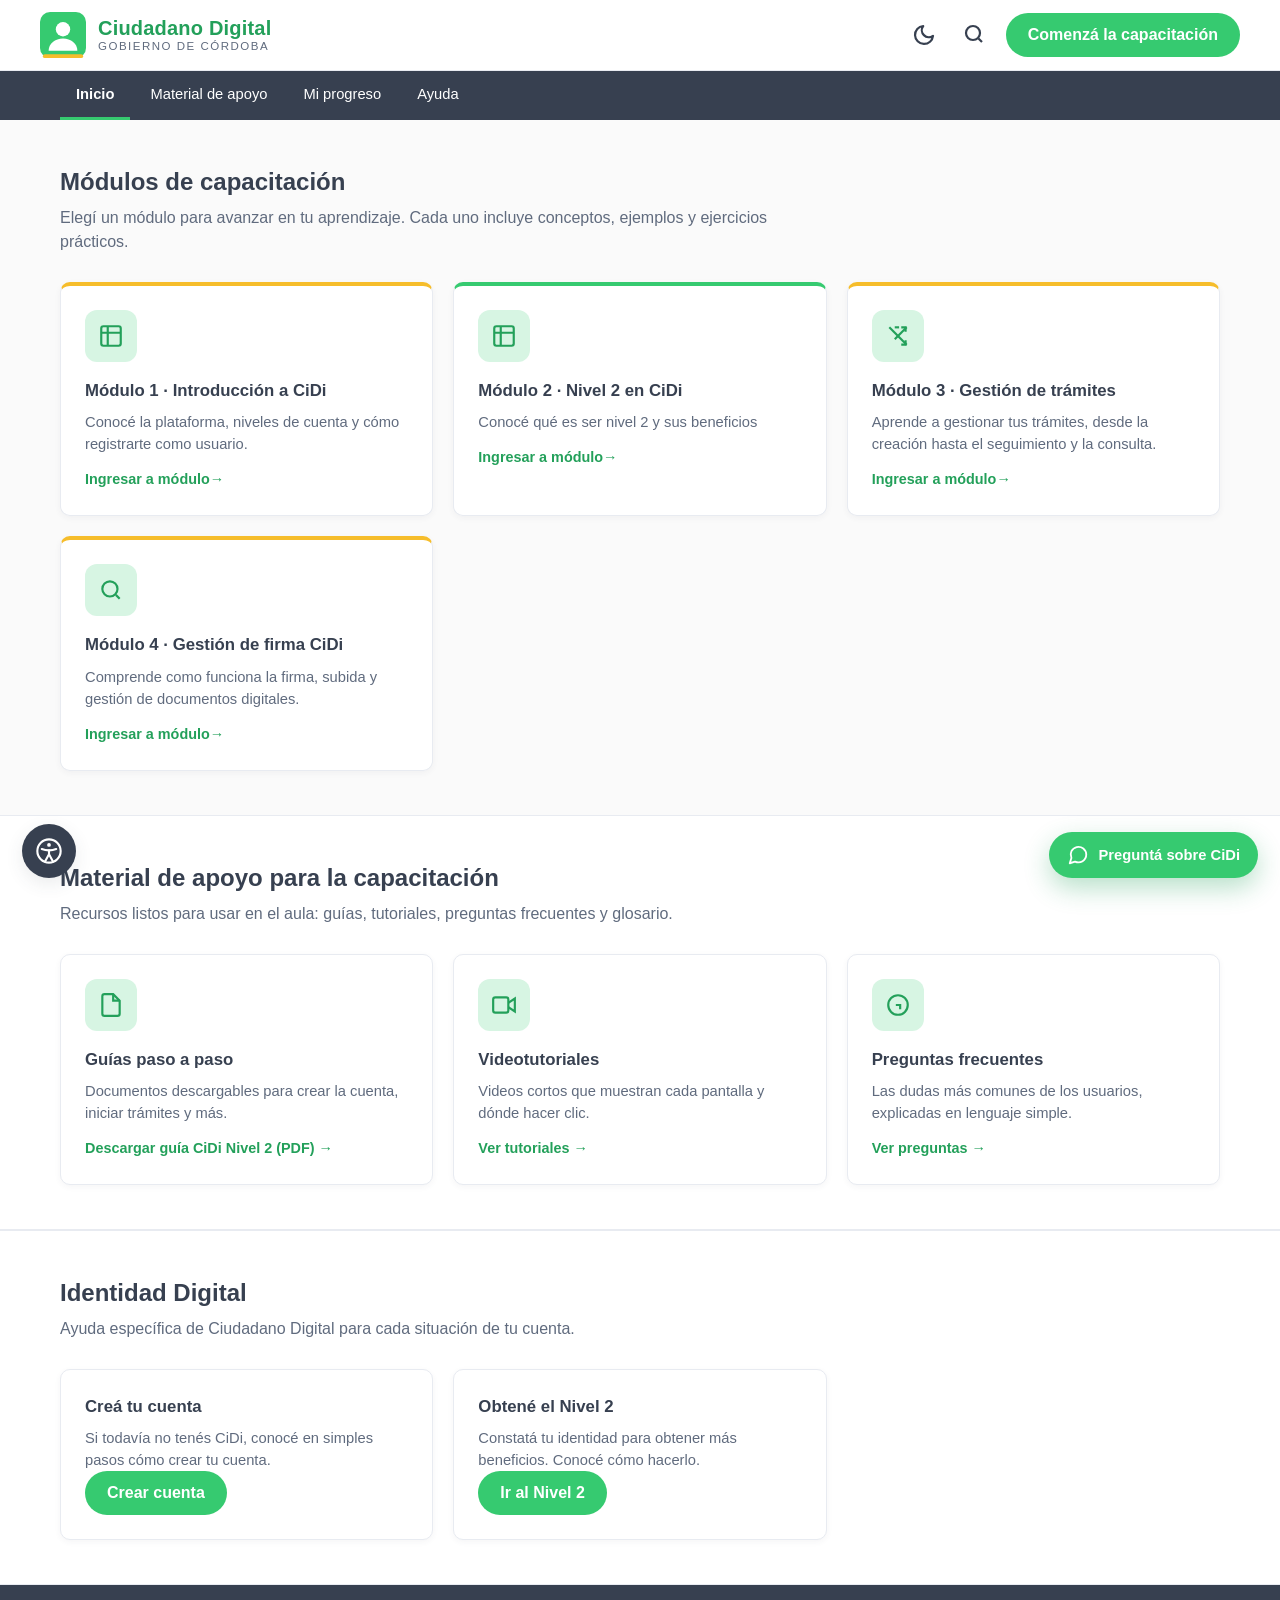
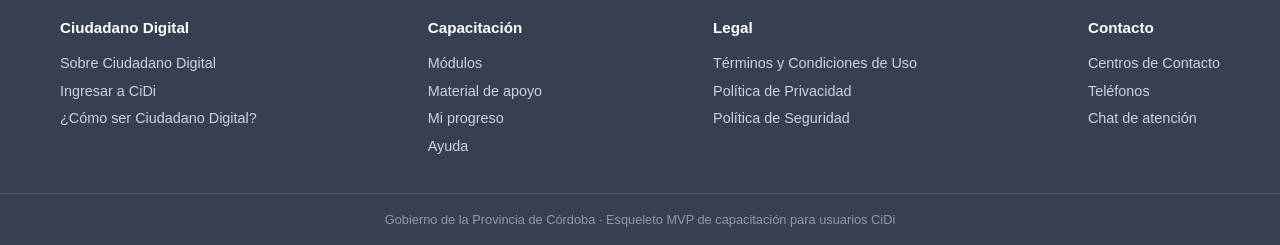
<file: index.html>
<!doctype html>
<html lang="es-ar">
<head>
  <meta charset="UTF-8">
  <meta name="viewport" content="width=device-width, initial-scale=1.0">
  <title>Capacitación Ciudadano Digital</title>
  <meta name="description" content="Esqueleto MVP de capacitación para usuarios de Ciudadano Digital (CiDi), Gobierno de la Provincia de Córdoba.">
  <link rel="icon" type="image/svg+xml"
        href="data:image/svg+xml,%3Csvg xmlns='http://www.w3.org/2000/svg' viewBox='0 0 32 32'%3E%3Crect width='32' height='32' rx='7' fill='%2336CA70'/%3E%3Ccircle cx='16' cy='12' r='5' fill='%23fff'/%3E%3Cpath d='M6 26c0-5 4.5-8 10-8s10 3 10 8' fill='%23fff'/%3E%3C/svg%3E">
  <link rel="stylesheet" href="styles.css">
  <script src="tema.js"></script>
  <script src="accesibilidad.js"></script>
  <script src="chatbot/chatbot.js"></script>
</head>
<body>

  <!-- ================= HEADER ================= -->
  <header class="header">
    <div class="contenedor header__inner">
      <a class="logo" href="index.html" aria-label="Inicio">
        <svg width="46" height="46" viewBox="0 0 32 32" xmlns="http://www.w3.org/2000/svg" role="img" aria-hidden="true">
          <rect width="32" height="32" rx="7" fill="#36CA70"/>
          <circle cx="16" cy="12" r="5" fill="#FFFFFF"/>
          <path d="M6 27c0-5 4.5-8.5 10-8.5S26 22 26 27" fill="#FFFFFF"/>
          <rect x="2" y="29.4" width="28" height="2.6" rx="1.3" fill="#F6BD2B"/>
        </svg>
        <span class="logo__marca">
          <span class="logo__nombre">Ciudadano Digital</span>
          <span class="logo__sub">Gobierno de Córdoba</span>
        </span>
      </a>
      <div class="header__acciones">
        <button class="icono-buscar" id="btnLupa" aria-label="Buscar" title="Buscar">
          <svg width="24" height="24" viewBox="0 0 24 24" fill="none" stroke="currentColor" stroke-width="2.2">
            <circle cx="11" cy="11" r="7"/><path d="m20 20-3.5-3.5"/>
          </svg>
        </button>
        <a class="btn btn-primario" href="#modulos" id="btnIngresar">Comenzá la capacitación</a>
      </div>
    </div>
  </header>

  <!-- ================= NAV ================= -->
  <nav class="nav" aria-label="Navegación principal">
    <div class="contenedor">
      <ul class="nav__menu">
        <li><a href="#inicio" class="activo">Inicio</a></li>
        <li><a href="#material">Material de apoyo</a></li>
        <li><a href="dashboard.html">Mi progreso</a></li>
        <li><a href="#ayuda">Ayuda</a></li>
      </ul>
    </div>
  </nav>

  <main id="inicio">

    <!-- ================= MÓDULOS DE CAPACITACIÓN ================= -->
    <section class="seccion" id="modulos">
      <div class="contenedor">
        <h2 class="seccion__titulo">Módulos de capacitación</h2>
        <p class="seccion__sub">
          Elegí un módulo para avanzar en tu aprendizaje. Cada uno incluye conceptos, ejemplos y ejercicios prácticos.
        </p>

        <div class="rejilla rejilla--3">
          <article class="tarjeta tarjeta--tramite">
            <div class="tarjeta__icono">
              <svg width="26" height="26" viewBox="0 0 24 24" fill="none" stroke="currentColor" stroke-width="2"><rect x="3" y="3" width="18" height="18" rx="2"/><path d="M3 9h18M9 3v18"/></svg>
            </div>
            <h3>Módulo 1 · Introducción a CiDi</h3>
            <p>Conocé la plataforma, niveles de cuenta y cómo registrarte como usuario.</p>
            <a class="enlace" href="modulos/modulo1-Intro.html">Ingresar a módulo→</a>
          </article>

          <article class="tarjeta tarjeta--tramite">
            <div class="tarjeta__icono">
              <svg width="26" height="26" viewBox="0 0 24 24" fill="none" stroke="currentColor" stroke-width="2"><rect x="3" y="3" width="18" height="18" rx="2"/><path d="M3 9h18M9 3v18"/></svg>
            </div>
            <h3>Módulo 2 · Nivel 2 en CiDi </h3>
            <p>Conocé qué es ser nivel 2 y sus beneficios </p>
            <a class="enlace" href="modulos/modulo2-Nivel2.html">Ingresar a módulo→</a>
          </article>

          <article class="tarjeta tarjeta--tramite">
            <div class="tarjeta__icono">
              <svg width="26" height="26" viewBox="0 0 24 24" fill="none" stroke="currentColor" stroke-width="2"><path d="M15 4h4v4"/><path d="M20 4 9 15"/><path d="M9 4h4"/><path d="M15 20h4v-4"/><path d="M20 20 4 4"/></svg>
            </div>
            <h3>Módulo 3 · Gestión de trámites</h3>
            <p>Aprende a gestionar tus trámites, desde la creación hasta el seguimiento y la consulta.</p>
            <a class="enlace" href="modulos/modulo3-Tramites.html">Ingresar a módulo→</a>
          </article>

          <article class="tarjeta tarjeta--tramite">
            <div class="tarjeta__icono">
              <svg width="26" height="26" viewBox="0 0 24 24" fill="none" stroke="currentColor" stroke-width="2"><circle cx="11" cy="11" r="7"/><path d="m20 20-3.5-3.5"/></svg>
            </div>
            <h3>Módulo 4 · Gestión de firma CiDi</h3>
            <p>Comprende como funciona la firma, subida y gestión de documentos digitales.</p>
            <a class="enlace" href="modulos/modulo4-Firma.html">Ingresar a módulo→</a>
          </article>

          <!-- <article class="tarjeta tarjeta--tramite">
            <div class="tarjeta__icono">
              <svg width="26" height="26" viewBox="0 0 24 24" fill="none" stroke="currentColor" stroke-width="2"><circle cx="11" cy="11" r="7"/><path d="m20 20-3.5-3.5"/></svg>
            </div>
            <h3>Módulo 5 · Finaliza tu capacitación</h3>
            <p>Completa tu capacitación y accede a los certificados de finalización.</p>
            <a class="enlace" href="modulos/modulo5-Final.html">Ingresar a módulo→</a>
          </article> -->

        </div>
      </div>
    </section>


    <!-- ================= MATERIAL DE APOYO ================= -->
    <section class="seccion seccion--blanca" id="material">
      <div class="contenedor">
        <h2 class="seccion__titulo">Material de apoyo para la capacitación</h2>
        <p class="seccion__sub">Recursos listos para usar en el aula: guías, tutoriales, preguntas frecuentes y glosario.</p>

        <div class="rejilla rejilla--3">
          <article class="tarjeta">
            <div class="tarjeta__icono">
              <svg width="26" height="26" viewBox="0 0 24 24" fill="none" stroke="currentColor" stroke-width="2"><path d="M14 2H6a2 2 0 0 0-2 2v16a2 2 0 0 0 2 2h12a2 2 0 0 0 2-2V8z"/><path d="M14 2v6h6"/></svg>
            </div>
            <h3>Guías paso a paso</h3>
            <p>Documentos descargables para crear la cuenta, iniciar trámites y más.</p>
            <a class="enlace" href="docs/guia-cidi-nivel2.pdf" download="Guia-CiDi-Nivel2.pdf">Descargar guía CiDi Nivel 2 (PDF) →</a>
          </article>
          <article class="tarjeta">
            <div class="tarjeta__icono">
              <svg width="26" height="26" viewBox="0 0 24 24" fill="none" stroke="currentColor" stroke-width="2"><rect x="2" y="5" width="14" height="14" rx="2"/><path d="m16 10 6-4v12l-6-4"/></svg>
            </div>
            <h3>Videotutoriales</h3>
            <p>Videos cortos que muestran cada pantalla y dónde hacer clic.</p>
            <a class="enlace" target="_blank" href="https://www.youtube.com/playlist?list=PLH7e_G46qhLtZcez-lP0spXUto8PGCz1V">Ver tutoriales →</a>
          </article>
          <article class="tarjeta">
            <div class="tarjeta__icono">
              <svg width="26" height="26" viewBox="0 0 24 24" fill="none" stroke="currentColor" stroke-width="2"><circle cx="12" cy="12" r="9"/><path d="M12 8h.01M10 12h4v4"/></svg>
            </div>
            <h3>Preguntas frecuentes</h3>
            <p>Las dudas más comunes de los usuarios, explicadas en lenguaje simple.</p>
            <a class="enlace" href="preguntas-frecuentes.html">Ver preguntas →</a>
          </article>
        </div>
      </div>
    </section>

    <!-- ================= IDENTIDAD DIGITAL ================= -->
    <section class="seccion seccion--blanca" id="ayuda">
      <div class="contenedor">
        <h2 class="seccion__titulo">Identidad Digital</h2>
        <p class="seccion__sub">Ayuda específica de Ciudadano Digital para cada situación de tu cuenta.</p>

        <div class="rejilla rejilla--3">
          <article class="tarjeta">
            <h3>Creá tu cuenta</h3>
            <p>Si todavía no tenés CiDi, conocé en simples pasos cómo crear tu cuenta.</p>
            <a class="btn btn-primario" href="modulos/modulo1-Intro.html">Crear cuenta</a>
          </article>
          <article class="tarjeta" id="nivel2">
            <h3>Obtené el Nivel 2</h3>
            <p>Constatá tu identidad para obtener más beneficios. Conocé cómo hacerlo.</p>
            <a class="btn btn-primario" href="modulos/modulo2-Nivel2.html">Ir al Nivel 2</a>
          </article>
        </div>
      </div>
    </section>

  </main>

  <!-- ================= FOOTER ================= -->
  <footer class="footer">
    <div class="contenedor footer__inner">
      <div>
        <h4>Ciudadano Digital</h4>
        <ul>
          <li><a href="https://cidi.cba.gov.ar/portal-publico/" target="_blank">Sobre Ciudadano Digital</a></li>
          <li><a href="https://cidi.cba.gov.ar/portal-publico/" target="_blank" id="footerIngresar">Ingresar a CiDi</a></li>
          <li><a href="https://cidi.cba.gov.ar/portal-publico/como-ser" target="_blank">¿Cómo ser Ciudadano Digital?</a></li>
        </ul>
      </div>
      <div>
        <h4>Capacitación</h4>
        <ul>
          <li><a href="#modulos">Módulos</a></li>
          <li><a href="#material">Material de apoyo</a></li>
          <li><a href="dashboard.html">Mi progreso</a></li>
          <li><a href="#ayuda">Ayuda</a></li>
        </ul>
      </div>
      <div>
        <h4>Legal</h4>
        <ul>
          <li><a href="https://cidi.cba.gov.ar/portal-publico/terminos" target="_blank">Términos y Condiciones de Uso</a></li>
          <li><a href="https://cidi.cba.gov.ar/portal-publico/privacidad" target="_blank">Política de Privacidad</a></li>
          <li><a href="https://cidi.cba.gov.ar/portal-publico/seguridad" target="_blank">Política de Seguridad</a></li>
        </ul>
      </div>
      <div>
        <h4>Contacto</h4>
        <ul>
          <li><a href="#">Centros de Contacto</a></li>
          <li><a href="#">Teléfonos</a></li>
          <li><a href="#" id="footerChat">Chat de atención</a></li>
        </ul>
      </div>
    </div>
    <div class="footer__bottom">
      Gobierno de la Provincia de Córdoba · Esqueleto MVP de capacitación para usuarios CiDi
    </div>
  </footer>

  <div id="buscador-material" class="buscador-modal" hidden aria-hidden="true">
    <div class="buscador-modal__overlay" data-buscador-cerrar></div>
    <div class="buscador-modal__panel" role="dialog" aria-modal="true" aria-labelledby="buscador-titulo">
      <div class="buscador-modal__encabezado">
        <h2 id="buscador-titulo">Buscar material</h2>
        <button type="button" class="buscador-modal__cerrar" id="cerrarBuscador" aria-label="Cerrar buscador">✕</button>
      </div>
      <form id="formBuscador" class="buscador-modal__form" role="search">
        <label for="inputBuscador" class="sr-only">Buscar en el material de capacitación</label>
        <input type="search" id="inputBuscador" name="q" placeholder="Buscar módulos, guías, preguntas frecuentes..." autocomplete="off">
      </form>
      <div id="buscadorEstado" class="buscador-modal__estado" aria-live="polite">Escribí para buscar en los materiales de la capacitación.</div>
      <ul id="buscadorResultados" class="buscador-modal__resultados"></ul>
    </div>
  </div>

  <script src="script.js"></script>
</body>
</html>
</file>
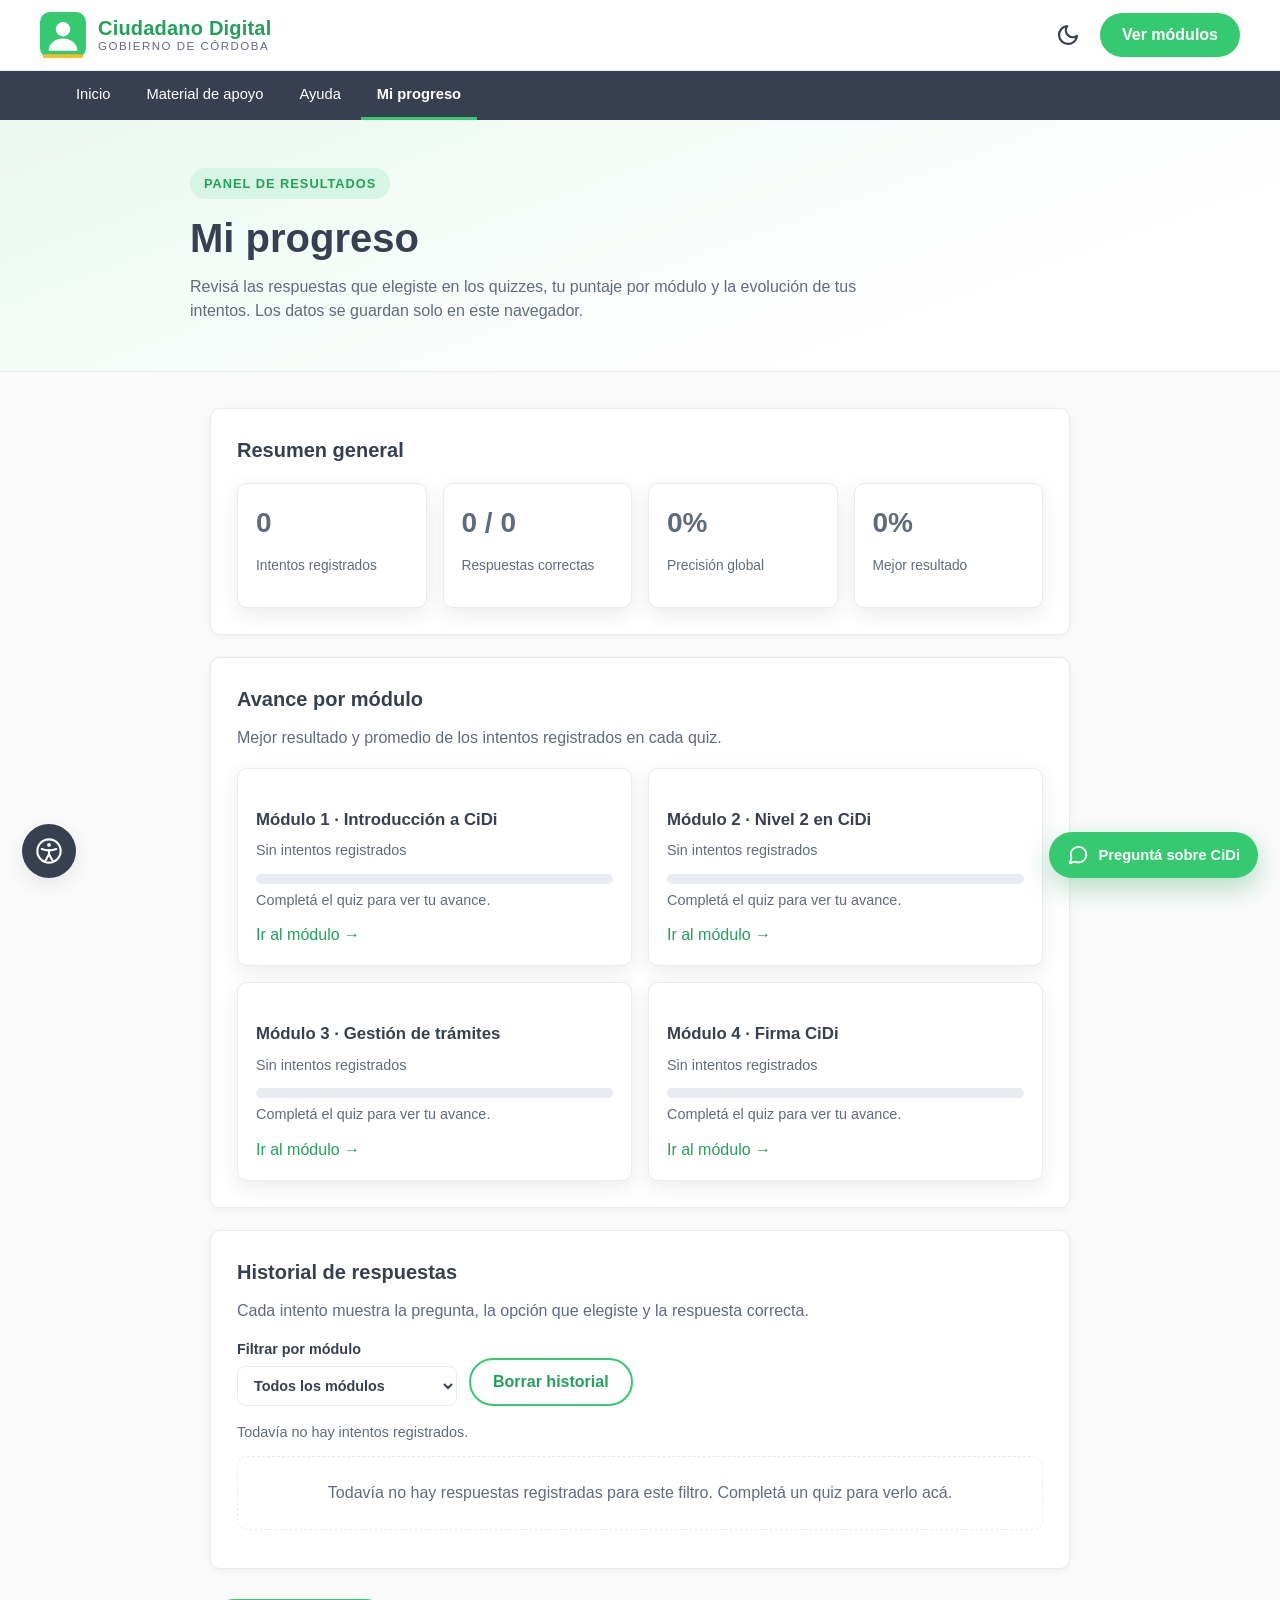
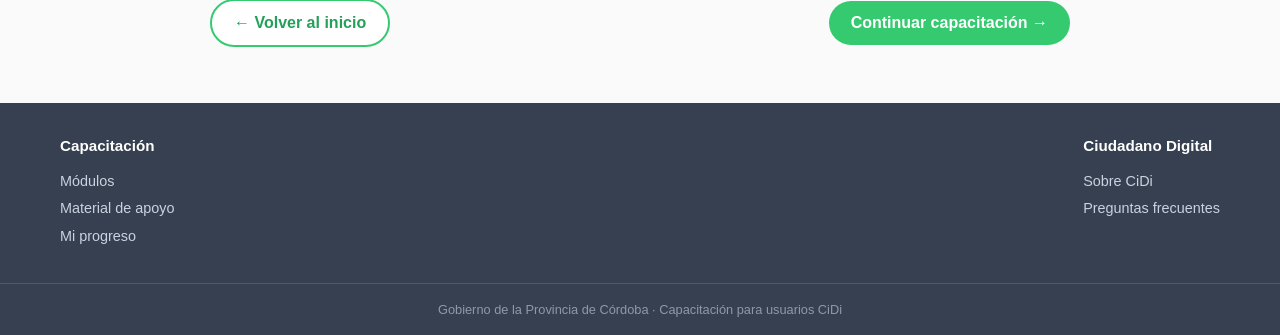
<file: dashboard.html>
<!doctype html>
<html lang="es-ar">
<head>
  <meta charset="UTF-8">
  <meta name="viewport" content="width=device-width, initial-scale=1.0">
  <title>Mi progreso · Capacitación CiDi</title>
  <meta name="description" content="Reporte de respuestas de los quizzes de la capacitación Ciudadano Digital.">
  <link rel="icon" type="image/svg+xml"
        href="data:image/svg+xml,%3Csvg xmlns='http://www.w3.org/2000/svg' viewBox='0 0 32 32'%3E%3Crect width='32' height='32' rx='7' fill='%2336CA70'/%3E%3Ccircle cx='16' cy='12' r='5' fill='%23fff'/%3E%3Cpath d='M6 26c0-5 4.5-8 10-8s10 3 10 8' fill='%23fff'/%3E%3C/svg%3E">
  <link rel="stylesheet" href="styles.css">
  <script src="tema.js"></script>
  <script src="accesibilidad.js"></script>
  <script src="chatbot/chatbot.js"></script>
  <script src="reporte-quizzes.js"></script>
</head>
<body>

  <header class="header">
    <div class="contenedor header__inner">
      <a class="logo" href="index.html" aria-label="Inicio">
        <svg width="46" height="46" viewBox="0 0 32 32" xmlns="http://www.w3.org/2000/svg" role="img" aria-hidden="true">
          <rect width="32" height="32" rx="7" fill="#36CA70"/>
          <circle cx="16" cy="12" r="5" fill="#FFFFFF"/>
          <path d="M6 27c0-5 4.5-8.5 10-8.5S26 22 26 27" fill="#FFFFFF"/>
          <rect x="2" y="29.4" width="28" height="2.6" rx="1.3" fill="#F6BD2B"/>
        </svg>
        <span class="logo__marca">
          <span class="logo__nombre">Ciudadano Digital</span>
          <span class="logo__sub">Gobierno de Córdoba</span>
        </span>
      </a>
      <div class="header__acciones">
        <a class="btn btn-primario" href="index.html#modulos">Ver módulos</a>
      </div>
    </div>
  </header>

  <nav class="nav" aria-label="Navegación principal">
    <div class="contenedor">
      <ul class="nav__menu">
        <li><a href="index.html">Inicio</a></li>
        <li><a href="index.html#material">Material de apoyo</a></li>
        <li><a href="index.html#ayuda">Ayuda</a></li>
        <li><a href="dashboard.html" class="activo" aria-current="page">Mi progreso</a></li>
      </ul>
    </div>
  </nav>

  <main id="contenidoPrincipal">
    <section class="modulo-hero">
      <div class="modulo-hero__contenido">
        <span class="modulo-etiqueta">Panel de resultados</span>
        <h1>Mi progreso</h1>
        <p>
          Revisá las respuestas que elegiste en los quizzes, tu puntaje por módulo
          y la evolución de tus intentos. Los datos se guardan solo en este navegador.
        </p>
      </div>
    </section>

    <div class="modulo-contenido">
      <section class="modulo-bloque" aria-labelledby="resumenTitulo">
        <h2 id="resumenTitulo">Resumen general</h2>
        <div id="resumenGeneral" class="dashboard-stats" aria-live="polite"></div>
      </section>

      <section class="modulo-bloque" aria-labelledby="avanceTitulo">
        <h2 id="avanceTitulo">Avance por módulo</h2>
        <p class="seccion__sub">Mejor resultado y promedio de los intentos registrados en cada quiz.</p>
        <div id="avanceModulos" class="dashboard-modulos"></div>
      </section>

      <section class="modulo-bloque" aria-labelledby="historialTitulo">
        <h2 id="historialTitulo">Historial de respuestas</h2>
        <p class="seccion__sub">Cada intento muestra la pregunta, la opción que elegiste y la respuesta correcta.</p>
        <div class="dashboard-controles">
          <label for="filtroModulo">
            Filtrar por módulo
            <select id="filtroModulo">
              <option value="todos">Todos los módulos</option>
              <option value="1">Módulo 1 · Introducción</option>
              <option value="2">Módulo 2 · Nivel 2</option>
              <option value="3">Módulo 3 · Trámites</option>
              <option value="4">Módulo 4 · Firma CiDi</option>
            </select>
          </label>
          <button type="button" class="btn btn-secundario" id="btnBorrar">Borrar historial</button>
        </div>
        <p id="dashboardEstado" class="dashboard-estado" role="status" aria-live="polite"></p>
        <div id="historialRespuestas" class="dashboard-historial"></div>
      </section>

      <nav class="modulo-navegacion">
        <a class="btn btn-secundario" href="index.html">← Volver al inicio</a>
        <a class="btn btn-primario" href="modulos/modulo1-Intro.html">Continuar capacitación →</a>
      </nav>
    </div>
  </main>

  <footer class="footer">
    <div class="contenedor footer__inner">
      <div>
        <h4>Capacitación</h4>
        <ul>
          <li><a href="index.html#modulos">Módulos</a></li>
          <li><a href="index.html#material">Material de apoyo</a></li>
          <li><a href="dashboard.html">Mi progreso</a></li>
        </ul>
      </div>
      <div>
        <h4>Ciudadano Digital</h4>
        <ul>
          <li><a href="https://cidi.cba.gov.ar/portal-publico/" target="_blank" rel="noopener noreferrer">Sobre CiDi</a></li>
          <li><a href="preguntas-frecuentes.html">Preguntas frecuentes</a></li>
        </ul>
      </div>
    </div>
    <div class="footer__bottom">
      Gobierno de la Provincia de Córdoba · Capacitación para usuarios CiDi
    </div>
  </footer>

  <script src="dashboard.js"></script>
</body>
</html>
</file>
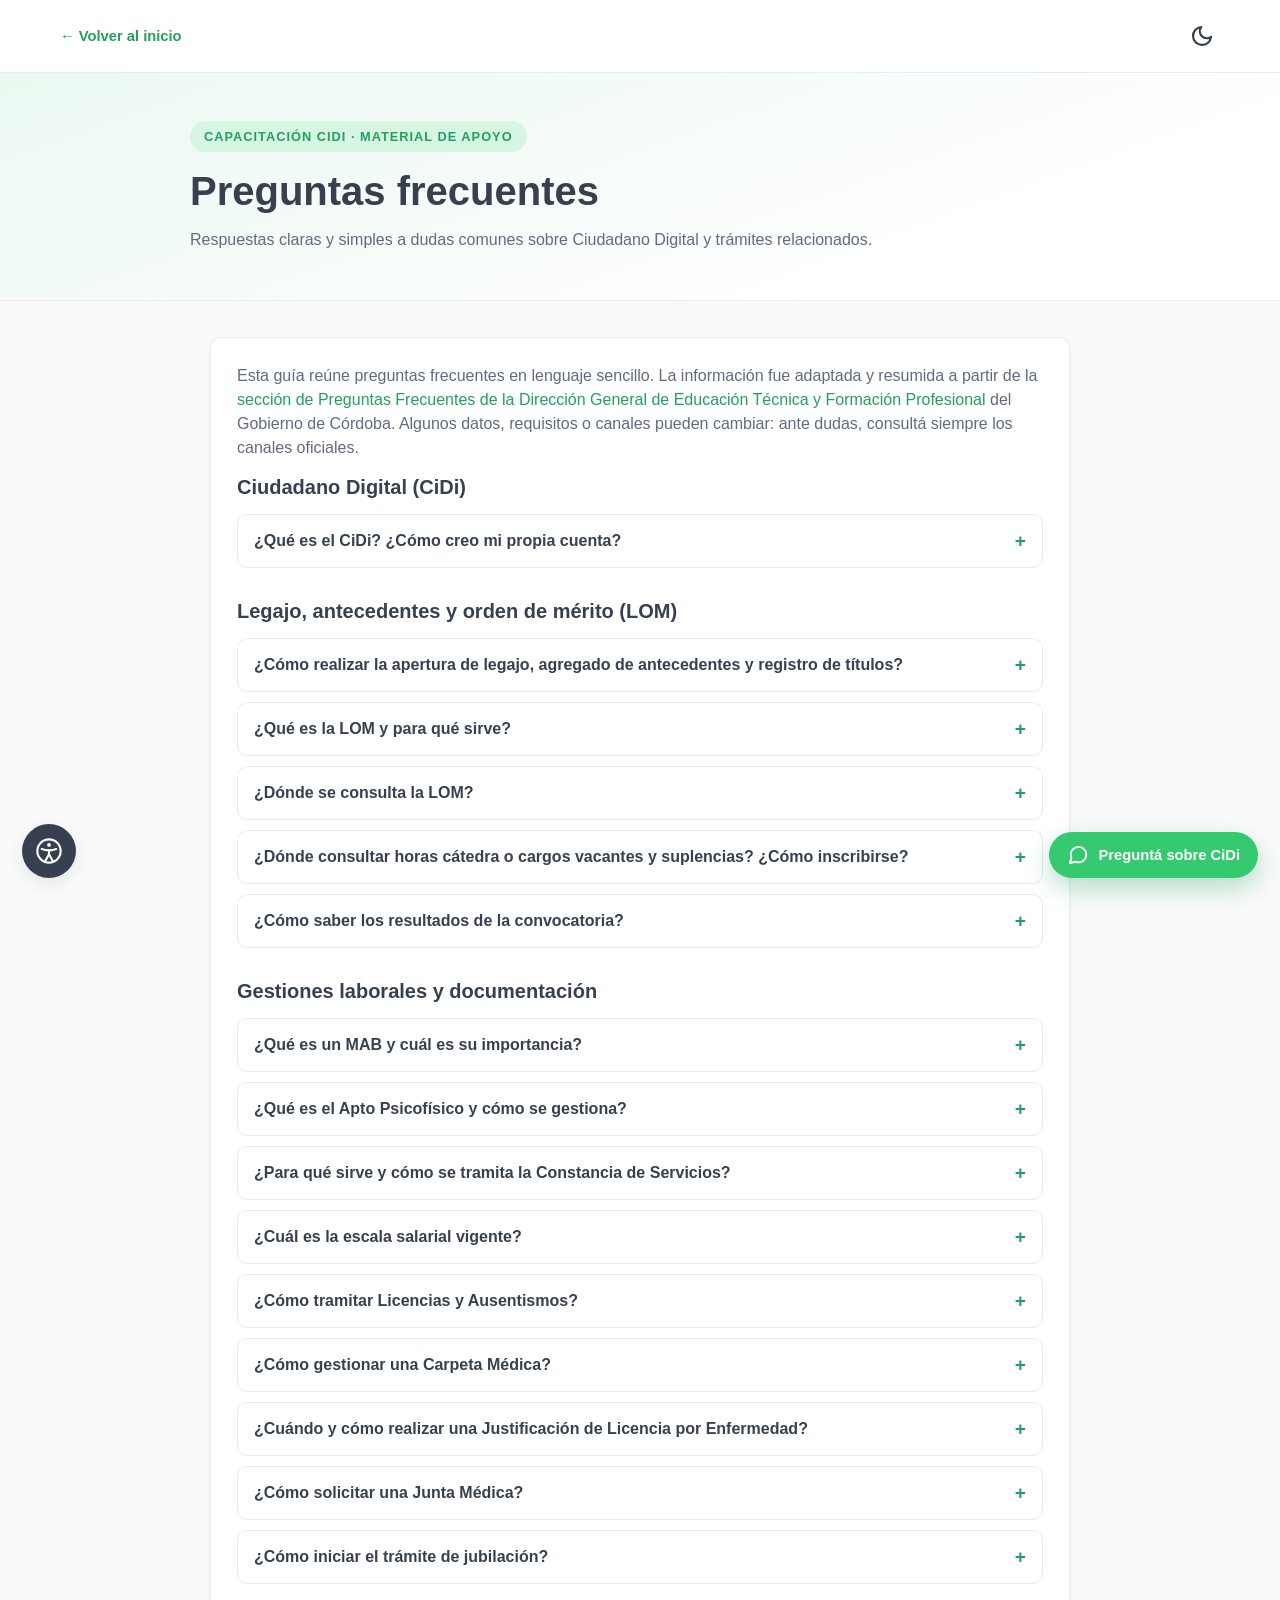
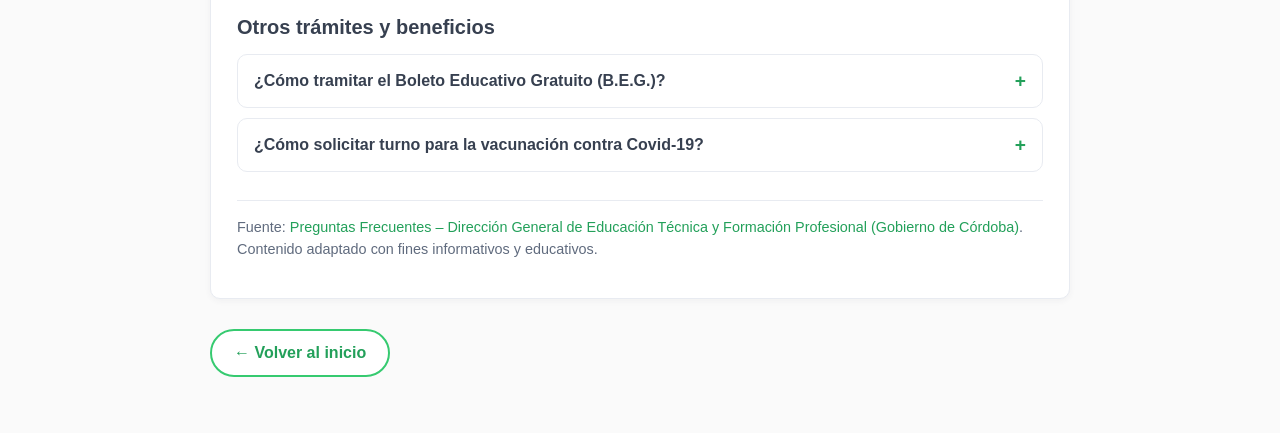
<file: preguntas-frecuentes.html>
<!DOCTYPE html>
<html lang="es-ar">
<head>
  <meta charset="UTF-8">
  <meta name="viewport" content="width=device-width, initial-scale=1.0">
  <title>Preguntas frecuentes · Capacitación Ciudadano Digital</title>
  <meta name="description" content="Preguntas frecuentes sobre CiDi y trámites relacionados, explicadas en lenguaje claro y simple.">
  <link rel="icon" type="image/svg+xml"
        href="data:image/svg+xml,%3Csvg xmlns='http://www.w3.org/2000/svg' viewBox='0 0 32 32'%3E%3Crect width='32' height='32' rx='7' fill='%2336CA70'/%3E%3Ccircle cx='16' cy='12' r='5' fill='%23fff'/%3E%3Cpath d='M6 26c0-5 4.5-8 10-8s10 3 10 8' fill='%23fff'/%3E%3C/svg%3E">
  <link rel="stylesheet" href="styles.css">
  <script src="tema.js"></script>
  <script src="accesibilidad.js"></script>
  <script src="chatbot/chatbot.js"></script>
  <style>
    .faq-intro { color: var(--gris); margin-bottom: 20px; }
    .faq-grupo { margin-bottom: 28px; }
    .faq-grupo h2 { font-size: 1.25rem; margin-bottom: 12px; color: var(--tinta); }
    .faq-lista { display: grid; gap: 10px; }
    .faq-item { border: 1px solid var(--borde); border-radius: 10px; background: var(--blanco); overflow: hidden; }
    .faq-item summary { cursor: pointer; padding: 14px 16px; font-weight: 600; list-style: none; position: relative; padding-right: 40px; }
    .faq-item summary::-webkit-details-marker { display: none; }
    .faq-item summary::after { content: "+"; position: absolute; right: 16px; top: 50%; transform: translateY(-50%); color: var(--verde-oscuro); font-size: 1.2rem; font-weight: 700; }
    .faq-item[open] summary::after { content: "−"; }
    .faq-item[open] summary { border-bottom: 1px solid var(--borde); background: var(--verde-claro); }
    .faq-respuesta { padding: 14px 16px; color: var(--gris-oscuro, #374050); }
    .faq-respuesta p { margin: 0 0 10px; }
    .faq-respuesta p:last-child { margin-bottom: 0; }
    .faq-respuesta ul, .faq-respuesta ol { margin: 6px 0 10px 20px; }
    .faq-respuesta li { margin: 4px 0; }
    .faq-fuente { margin-top: 28px; padding-top: 16px; border-top: 1px solid var(--borde); color: var(--gris); font-size: .9rem; }
    :root[data-tema="oscuro"] .faq-item { background: #1E2532; }
    :root[data-tema="oscuro"] .faq-item[open] summary { background: #243041; }
  </style>
</head>
<body>
  <header class="modulo-header">
    <div class="contenedor">
      <a class="modulo-volver" href="index.html">← Volver al inicio</a>
    </div>
  </header>

  <main class="pagina-modulo">
    <section class="modulo-hero">
      <div class="modulo-hero__contenido">
        <span class="modulo-etiqueta">Capacitación CiDi · Material de apoyo</span>
        <h1>Preguntas frecuentes</h1>
        <p>Respuestas claras y simples a dudas comunes sobre Ciudadano Digital y trámites relacionados.</p>
      </div>
    </section>

    <div class="modulo-contenido">
      <section class="modulo-bloque">
        <p class="faq-intro">
          Esta guía reúne preguntas frecuentes en lenguaje sencillo. La información fue adaptada y resumida a partir de la
          <a href="https://educaciontecnica.cba.gov.ar/preguntas-frecuentes/" target="_blank" rel="noopener noreferrer">sección de Preguntas Frecuentes de la Dirección General de Educación Técnica y Formación Profesional</a>
          del Gobierno de Córdoba. Algunos datos, requisitos o canales pueden cambiar: ante dudas, consultá siempre los canales oficiales.
        </p>

        <div class="faq-grupo">
          <h2>Ciudadano Digital (CiDi)</h2>
          <div class="faq-lista">
            <details class="faq-item" id="faq-cidi-cuenta">
              <summary>¿Qué es el CiDi? ¿Cómo creo mi propia cuenta?</summary>
              <div class="faq-respuesta">
                <p>CiDi (Ciudadano Digital) es la plataforma del Gobierno de la Provincia de Córdoba que permite acceder, con una sola cuenta, a trámites, servicios y comunicaciones.</p>
                <ul>
                  <li>Para crear tu cuenta, ingresá a <a href="https://cidi.cba.gov.ar/portal/Cuenta/Register" target="_blank" rel="noopener noreferrer">cidi.cba.gov.ar</a> y completá el formulario con tus datos.</li>
                  <li>Muchos trámites requieren <strong>Nivel 2</strong>, que se obtiene al validar tu identidad y la documentación solicitada.</li>
                </ul>
              </div>
            </details>
          </div>
        </div>

        <div class="faq-grupo">
          <h2>Legajo, antecedentes y orden de mérito (LOM)</h2>
          <div class="faq-lista">
            <details class="faq-item" id="faq-legajo">
              <summary>¿Cómo realizar la apertura de legajo, agregado de antecedentes y registro de títulos?</summary>
              <div class="faq-respuesta">
                <p>El legajo docente registra tu historia profesional y laboral. La apertura se realiza por única vez; cada año se habilitan fechas para actualizar antecedentes y registrar nuevos títulos, que suman puntaje para la LOM (Lista de Orden de Mérito).</p>
                <ul>
                  <li>Ingresá a tu CiDi y buscá <strong>“Junta de Clasificación Secundaria”</strong>.</li>
                  <li>Seguí las indicaciones para cada trámite según los instructivos vigentes.</li>
                  <li><strong>Consultas:</strong> Junta de Clasificación Secundaria, tel. 0351-4332368/97, correo <a href="mailto:juntamediareclamos@cba.gov.ar">juntamediareclamos@cba.gov.ar</a>, Salta 74 (Córdoba), lunes a viernes de 9 a 17 h.</li>
                </ul>
              </div>
            </details>

            <details class="faq-item" id="faq-lom">
              <summary>¿Qué es la LOM y para qué sirve?</summary>
              <div class="faq-respuesta">
                <p>La LOM es la Lista de Orden de Mérito. Se elabora cada año a partir del puntaje obtenido por títulos y antecedentes actualizados. Ese orden se utiliza para acceder a titularidad, interinatos o suplencias en horas cátedra y cargos vacantes.</p>
              </div>
            </details>

            <details class="faq-item" id="faq-lom-consulta">
              <summary>¿Dónde se consulta la LOM?</summary>
              <div class="faq-respuesta">
                <p>Las LOM definitivas se publican en las fechas informadas oficialmente. Para consultarlas:</p>
                <ul>
                  <li>Ingresá por CiDi a <strong>Junta de Clasificación</strong> → <strong>Consulta Orden de Mérito Próximo Ciclo Lectivo</strong>.</li>
                  <li>Si no estás de acuerdo con el puntaje, podés presentar un Recurso de Reconsideración en tu Centro Educativo base o en la sede de la Junta de Clasificación (Salta 74, Córdoba).</li>
                </ul>
              </div>
            </details>

            <details class="faq-item" id="faq-vacantes">
              <summary>¿Dónde consultar horas cátedra o cargos vacantes y suplencias? ¿Cómo inscribirse?</summary>
              <div class="faq-respuesta">
                <p>Las horas cátedra y cargos vacantes (titulares, interinos y suplentes) se consultan por espacio curricular y por institución educativa.</p>
                <ul>
                  <li>En CiDi, ingresá a <strong>Junta de Clasificación Secundaria</strong> → <strong>Gestionar Vacantes</strong> y completá el formulario.</li>
                  <li>La inscripción se realiza según el instructivo vigente emitido por la Junta de Clasificación.</li>
                </ul>
              </div>
            </details>

            <details class="faq-item" id="faq-convocatoria">
              <summary>¿Cómo saber los resultados de la convocatoria?</summary>
              <div class="faq-respuesta">
                <p>Una vez finalizado el período de inscripción, el Centro Educativo comunica a las personas interesadas la fecha y el horario establecidos (según el comprobante entregado). En esa instancia se informa el resultado de acuerdo al puntaje obtenido.</p>
              </div>
            </details>
          </div>
        </div>

        <div class="faq-grupo">
          <h2>Gestiones laborales y documentación</h2>
          <div class="faq-lista">
            <details class="faq-item" id="faq-mab">
              <summary>¿Qué es un MAB y cuál es su importancia?</summary>
              <div class="faq-respuesta">
                <p>El MAB (Movimiento de Altas y Bajas) es un documento administrativo que indica el inicio o el cierre de la vinculación laboral docente. Es fundamental para que se pueda realizar la liquidación de haberes.</p>
                <ul>
                  <li>Para consultar su estado: CiDi → <strong>Empleado Digital</strong> → <strong>Consulta</strong> → <strong>Seguimiento de MAB</strong>.</li>
                </ul>
              </div>
            </details>

            <details class="faq-item" id="faq-apto-psicofisico">
              <summary>¿Qué es el Apto Psicofísico y cómo se gestiona?</summary>
              <div class="faq-respuesta">
                <p>Es el examen médico que deben realizar las personas que ingresan a la Administración Pública Provincial para acreditar condiciones de salud aptas para la tarea.</p>
                <ul>
                  <li>Revisá los requisitos e instructivos vigentes en el portal oficial del Gobierno de Córdoba (sección Apto Psicofísico) y en Empleado Digital / “Mis Comunicaciones” de CiDi.</li>
                  <li>La información puede actualizarse, por lo que conviene verificarla periódicamente en los canales oficiales.</li>
                </ul>
              </div>
            </details>

            <details class="faq-item" id="faq-constancia-servicios">
              <summary>¿Para qué sirve y cómo se tramita la Constancia de Servicios?</summary>
              <div class="faq-respuesta">
                <p>La Constancia de Servicios es un documento oficial que acredita tu vínculo laboral. Se utiliza para distintos trámites administrativos y de seguridad social.</p>
                <ul>
                  <li>Se gestiona desde <strong>Empleado Digital</strong> dentro de CiDi, siguiendo las indicaciones del trámite.</li>
                </ul>
              </div>
            </details>

            <details class="faq-item" id="faq-escala-salarial">
              <summary>¿Cuál es la escala salarial vigente?</summary>
              <div class="faq-respuesta">
                <p>La escala salarial docente se publica y actualiza en el portal oficial del Gobierno de Córdoba. Para conocer la versión vigente, consultá <a href="https://www.cba.gov.ar/escala-salarial-docente/" target="_blank" rel="noopener noreferrer">Escala salarial docente</a>.</p>
              </div>
            </details>

            <details class="faq-item" id="faq-licencias">
              <summary>¿Cómo tramitar Licencias y Ausentismos?</summary>
              <div class="faq-respuesta">
                <p>Las licencias y ausentismos se gestionan de forma digital.</p>
                <ul>
                  <li>En CiDi ingresá a <strong>Empleado Digital</strong> → <strong>Autogestión</strong> → <strong>Solicitud de Licencia</strong> y completá el formulario.</li>
                  <li>Algunas solicitudes se autorizan solo en forma digital y otras requieren presentar documentación respaldatoria.</li>
                  <li>Revisá los tipos, requisitos y procedimientos vigentes en la información oficial del Gobierno de Córdoba.</li>
                </ul>
              </div>
            </details>

            <details class="faq-item" id="faq-carpeta-medica">
              <summary>¿Cómo gestionar una Carpeta Médica?</summary>
              <div class="faq-respuesta">
                <p>Puede solicitarse cuando, por enfermedad propia o de un familiar a cargo, no es posible asistir al trabajo. Existen carpetas de corto tratamiento (hasta 15 días) y de largo tratamiento (más de 15 días).</p>
                <ul>
                  <li>En CiDi ingresá a <strong>Empleado Digital</strong> → <strong>Solicitud de Carpeta Médica</strong> y seguí los pasos indicados.</li>
                  <li>También podés solicitarla por teléfono al 0800 888 326 (lunes a viernes, de 8 a 20 h).</li>
                  <li>Verificá siempre la información actualizada en los canales oficiales.</li>
                </ul>
              </div>
            </details>

            <details class="faq-item" id="faq-justificacion-enfermedad">
              <summary>¿Cuándo y cómo realizar una Justificación de Licencia por Enfermedad?</summary>
              <div class="faq-respuesta">
                <p>Se utiliza en situaciones puntuales, por ejemplo: cuando no hubo visita del Médico de Control Domiciliario (MCD), no te encontraron en el domicilio, hay disconformidad con la justificación o estabas fuera de la provincia al iniciar la carpeta médica.</p>
                <ul>
                  <li>En CiDi ingresá a <strong>Empleado Digital</strong> → <strong>Autogestión</strong> → <strong>Formulario de Justificación de Licencia por Enfermedad</strong>.</li>
                  <li>Presentalo en la escuela con la documentación respaldatoria dentro de las 48 horas hábiles posteriores a tu regreso al trabajo.</li>
                </ul>
              </div>
            </details>

            <details class="faq-item" id="faq-junta-medica">
              <summary>¿Cómo solicitar una Junta Médica?</summary>
              <div class="faq-respuesta">
                <p>La Junta Médica es una instancia de revisión de la salud que puede solicitarse, entre otros motivos, para dar de alta o prorrogar una carpeta médica, solicitar o prorrogar adecuación de tareas, o por derivación/no visita del Médico de Control Domiciliario.</p>
                <ul>
                  <li>La solicitud se realiza mediante el formulario oficial vigente del Gobierno de Córdoba.</li>
                  <li><strong>Consultas:</strong> 0351 524-3057/59 o <a href="mailto:turnosjuntas@cba.gov.ar">turnosjuntas@cba.gov.ar</a>.</li>
                </ul>
              </div>
            </details>

            <details class="faq-item" id="faq-jubilacion">
              <summary>¿Cómo iniciar el trámite de jubilación?</summary>
              <div class="faq-respuesta">
                <p>Para la jubilación docente se deben cumplir requisitos generales (edad, años de servicios con aportes y años frente a alumnos), que pueden variar según la situación.</p>
                <ul>
                  <li>En CiDi ingresá a <strong>Caja de Jubilaciones</strong> → <strong>Trámites</strong> → <strong>Solicitud de Jubilación</strong> y completá el formulario.</li>
                  <li>Revisá tu <strong>Historia Laboral</strong> y verificá que estén registrados todos los años de servicios. Mantené tus datos de contacto actualizados.</li>
                  <li><strong>Asesoramiento:</strong> Caja de Jubilaciones, (0351) 431 9262 (lunes a viernes, de 8 a 14 h).</li>
                </ul>
              </div>
            </details>
          </div>
        </div>

        <div class="faq-grupo">
          <h2>Otros trámites y beneficios</h2>
          <div class="faq-lista">
            <details class="faq-item" id="faq-boleto-educativo">
              <summary>¿Cómo tramitar el Boleto Educativo Gratuito (B.E.G.)?</summary>
              <div class="faq-respuesta">
                <p>El Boleto Educativo Gratuito permite a estudiantes, docentes y personal de escuelas trasladarse entre el hogar y el establecimiento educativo sin costo.</p>
                <ul>
                  <li>Consultá requisitos y procedimiento en <a href="https://boletoeducativogratuito.cba.gov.ar/" target="_blank" rel="noopener noreferrer">boletoeducativogratuito.cba.gov.ar</a>.</li>
                  <li><strong>Más información:</strong> 0800-888-1234 (lunes a viernes, de 8 a 20 h).</li>
                </ul>
              </div>
            </details>

            <details class="faq-item" id="faq-vacunacion-covid">
              <summary>¿Cómo solicitar turno para la vacunación contra Covid-19?</summary>
              <div class="faq-respuesta">
                <p>La vacunación se organiza por etapas según la disponibilidad de dosis y los grupos prioritarios definidos. La información y los formularios pueden actualizarse con el tiempo.</p>
                <ul>
                  <li>Consultá la información vigente en <a href="https://vacunacioncovid19.cba.gov.ar/Home" target="_blank" rel="noopener noreferrer">vacunacioncovid19.cba.gov.ar</a> o en los accesos correspondientes dentro de CiDi.</li>
                </ul>
              </div>
            </details>
          </div>
        </div>

        <p class="faq-fuente">
          Fuente: <a href="https://educaciontecnica.cba.gov.ar/preguntas-frecuentes/" target="_blank" rel="noopener noreferrer">Preguntas Frecuentes – Dirección General de Educación Técnica y Formación Profesional (Gobierno de Córdoba)</a>. Contenido adaptado con fines informativos y educativos.
        </p>
      </section>

      <nav class="modulo-navegacion">
        <a class="btn btn-secundario" href="index.html">← Volver al inicio</a>
      </nav>
    </div>
  </main>
</body>
</html>
</file>
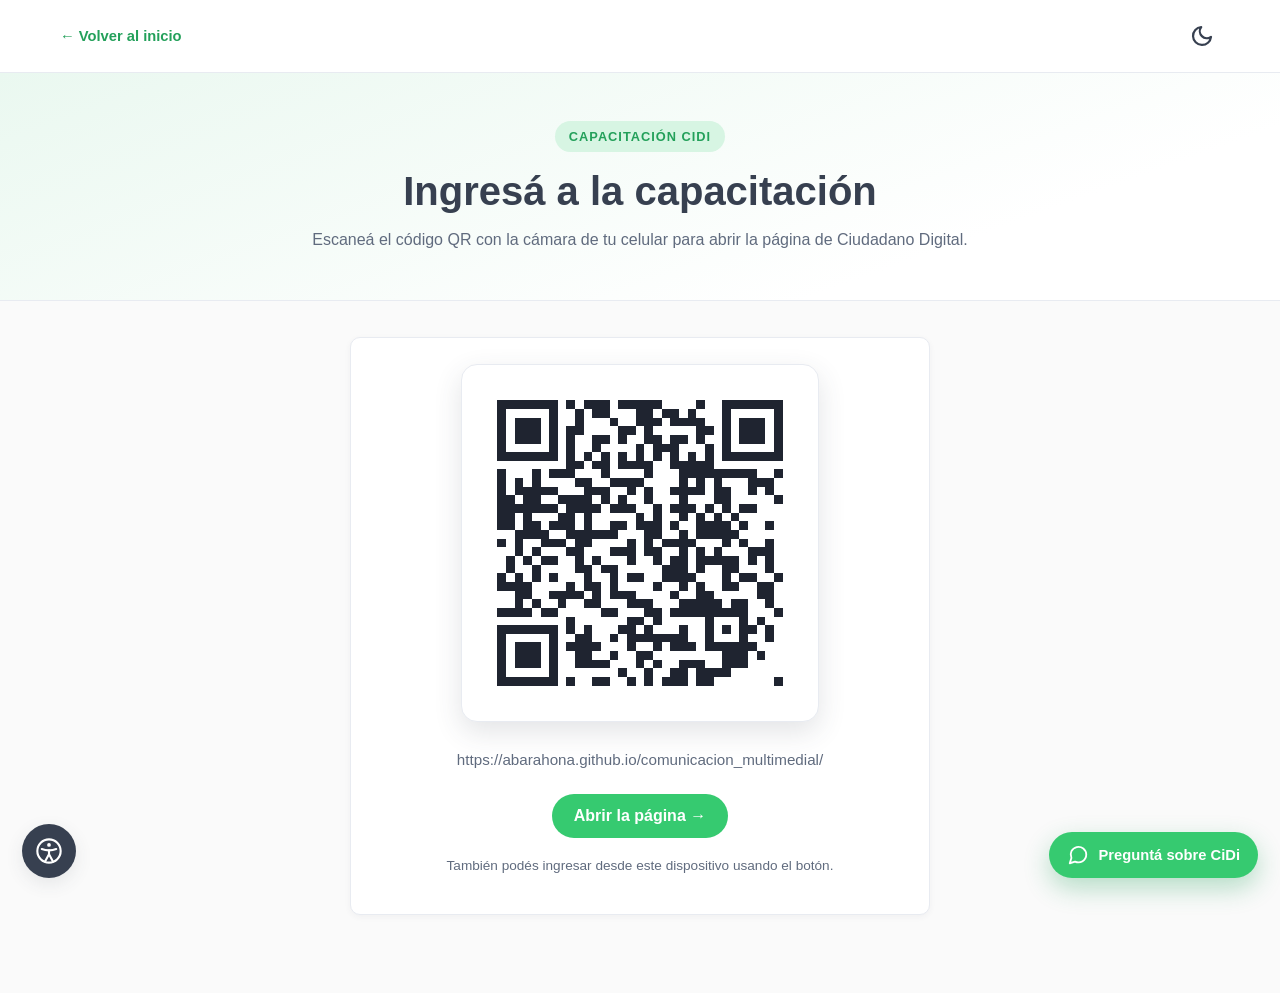
<file: qr.html>
<!DOCTYPE html>
<html lang="es-ar">
<head>
  <meta charset="UTF-8">
  <meta name="viewport" content="width=device-width, initial-scale=1.0">
  <title>Acceso por QR · Capacitación Ciudadano Digital</title>
  <meta name="description" content="Código QR para ingresar a la capacitación de Ciudadano Digital.">
  <link rel="icon" type="image/svg+xml"
        href="data:image/svg+xml,%3Csvg xmlns='http://www.w3.org/2000/svg' viewBox='0 0 32 32'%3E%3Crect width='32' height='32' rx='7' fill='%2336CA70'/%3E%3Ccircle cx='16' cy='12' r='5' fill='%23fff'/%3E%3Cpath d='M6 26c0-5 4.5-8 10-8s10 3 10 8' fill='%23fff'/%3E%3C/svg%3E">
  <link rel="stylesheet" href="styles.css">
  <script src="tema.js"></script>
  <script src="accesibilidad.js"></script>
  <script src="chatbot/chatbot.js"></script>

  <style>
    .qr-hero {
      text-align: center;
    }

    .qr-hero p {
      margin-left: auto;
      margin-right: auto;
    }

    .qr-contenido {
      max-width: 620px;
    }

    .qr-tarjeta {
      text-align: center;
    }

    .qr-caja {
      display: inline-block;
      padding: 18px;
      background: #FFFFFF;
      border: 1px solid var(--borde);
      border-radius: 16px;
      box-shadow: 0 10px 28px rgba(55, 64, 80, .14);
    }

    .qr-caja img {
      display: block;
      width: min(320px, 68vw);
      height: auto;
      image-rendering: pixelated;
    }

    .qr-url {
      display: block;
      margin: 20px 0 22px;
      color: var(--gris);
      font-size: .95rem;
      word-break: break-all;
    }

    .qr-nota {
      margin: 18px 0 0;
      color: var(--gris);
      font-size: .85rem;
    }
  </style>
</head>

<body>

  <header class="modulo-header">
    <div class="contenedor">
      <a class="modulo-volver" href="index.html">
        ← Volver al inicio
      </a>
    </div>
  </header>

  <main class="pagina-modulo">

    <section class="modulo-hero qr-hero">
      <div class="modulo-hero__contenido">
        <span class="modulo-etiqueta">
          Capacitación CiDi
        </span>

        <h1>Ingresá a la capacitación</h1>

        <p>
          Escaneá el código QR con la cámara de tu celular para abrir la página
          de Ciudadano Digital.
        </p>
      </div>
    </section>

    <div class="modulo-contenido qr-contenido">

      <section class="modulo-bloque qr-tarjeta">
        <div class="qr-caja">
          <img
            src="[data-uri]"
            alt="Código QR para ingresar a https://abarahona.github.io/comunicacion_multimedial/"
            width="336" height="336">
        </div>

        <a class="qr-url" href="https://abarahona.github.io/comunicacion_multimedial/" target="_blank" rel="noopener">
          https://abarahona.github.io/comunicacion_multimedial/
        </a>

        <a class="btn btn-primario" href="https://abarahona.github.io/comunicacion_multimedial/" target="_blank" rel="noopener">
          Abrir la página →
        </a>

        <p class="qr-nota">
          También podés ingresar desde este dispositivo usando el botón.
        </p>
      </section>

    </div>
  </main>

</body>
</html>
</file>
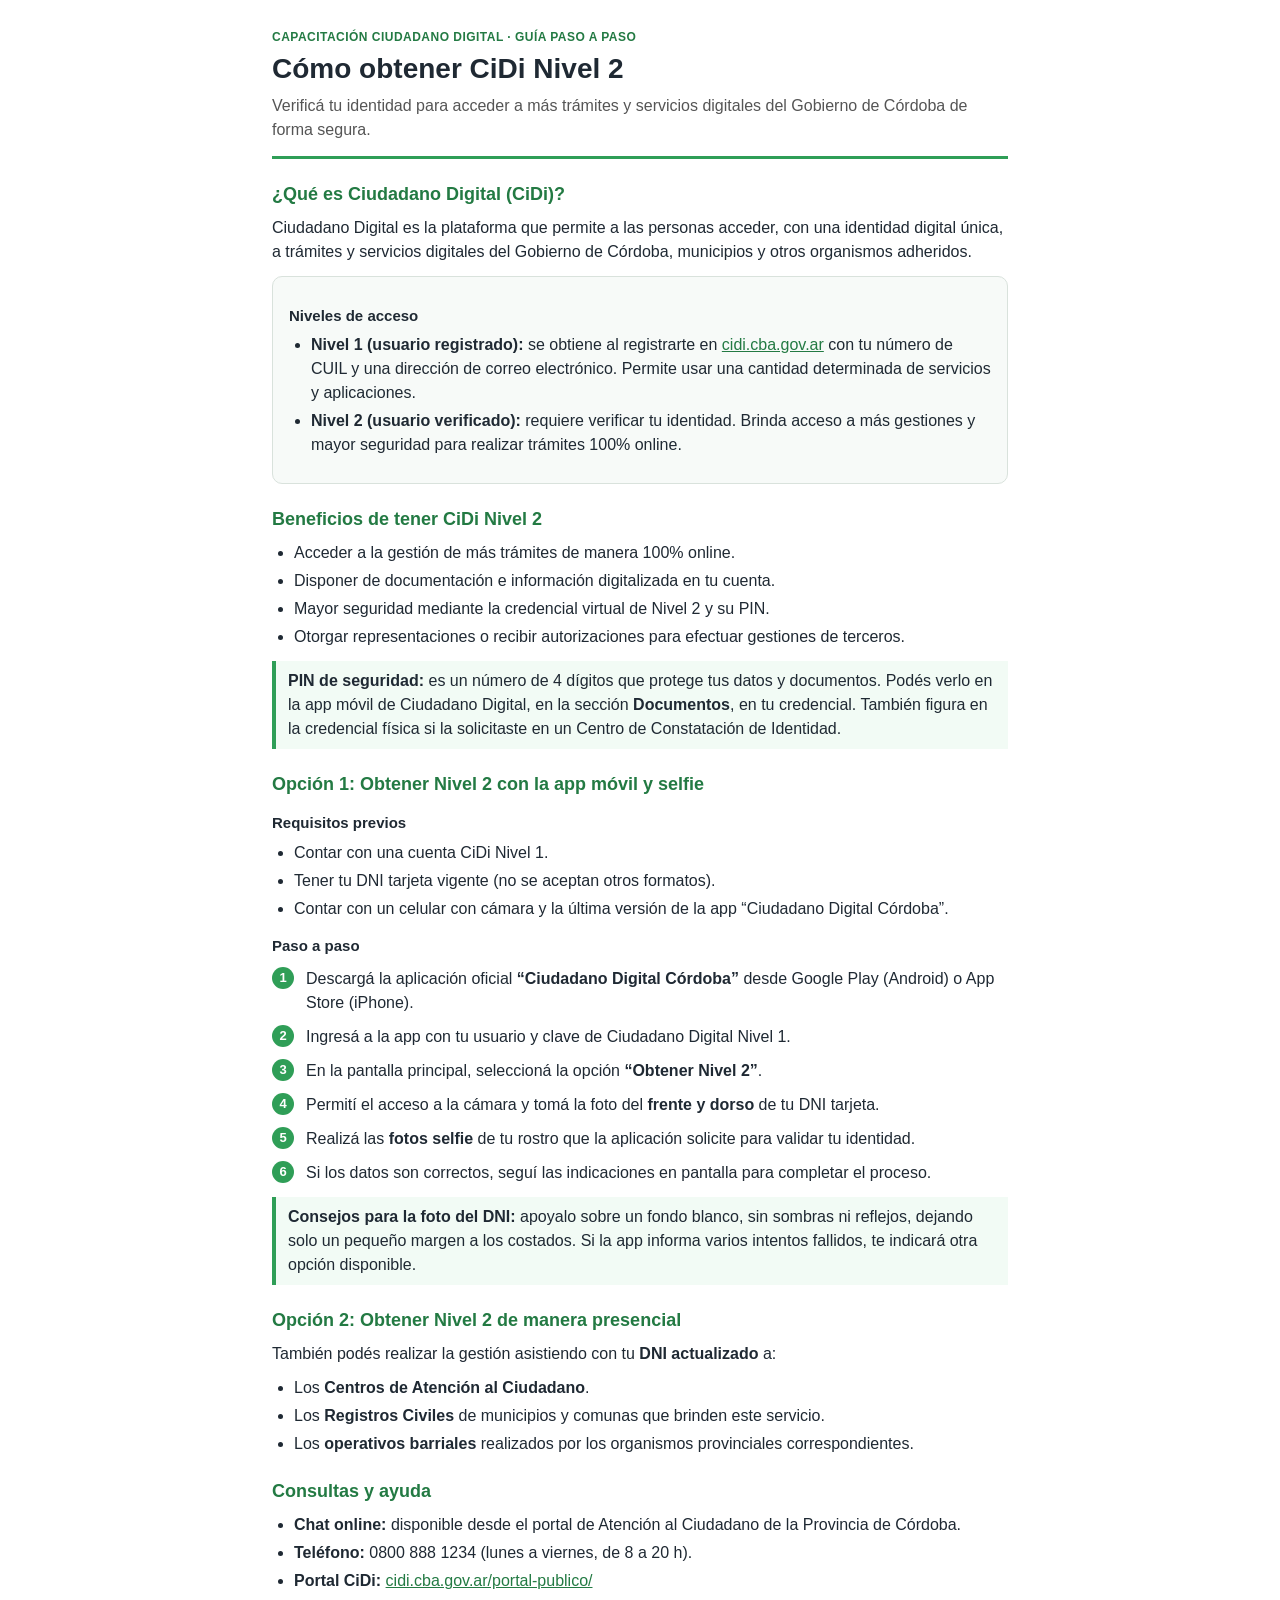
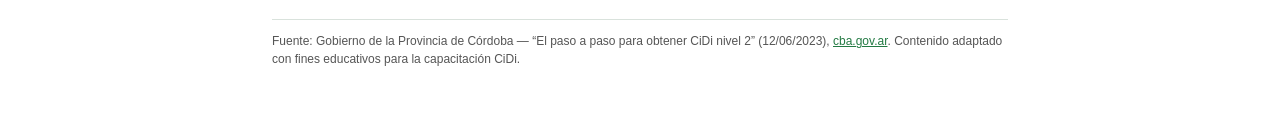
<file: docs/guia-cidi-nivel2.html>
<!doctype html>
<html lang="es">
<head>
  <meta charset="utf-8">
  <meta name="viewport" content="width=device-width, initial-scale=1">
  <title>Guía paso a paso: Obtener CiDi Nivel 2</title>
  <style>
    :root { --verde:#2F9E57; --verde-oscuro:#237a43; --gris:#555; --borde:#d9e2dc; --fondo:#f7faf8; }
    * { box-sizing: border-box; }
    body { font-family: Arial, Helvetica, sans-serif; color:#1f2933; margin:0; line-height:1.5; background:#fff; }
    .page { max-width: 800px; margin: 0 auto; padding: 28px 32px 40px; }
    header { border-bottom: 3px solid var(--verde); padding-bottom: 14px; margin-bottom: 20px; }
    .kicker { color: var(--verde-oscuro); font-weight: 700; font-size: 12px; letter-spacing: .04em; text-transform: uppercase; margin: 0 0 6px; }
    h1 { font-size: 28px; margin: 0 0 8px; line-height: 1.2; }
    .sub { color: var(--gris); margin: 0; }
    h2 { font-size: 18px; margin: 22px 0 8px; color: var(--verde-oscuro); }
    h3 { font-size: 15px; margin: 14px 0 6px; }
    p { margin: 0 0 10px; }
    ul, ol { margin: 6px 0 12px 22px; padding: 0; }
    li { margin: 4px 0; }
    .card { background: var(--fondo); border: 1px solid var(--borde); border-radius: 10px; padding: 14px 16px; margin: 12px 0; }
    .steps { counter-reset: paso; list-style: none; margin-left: 0; }
    .steps li { counter-increment: paso; margin: 10px 0; padding-left: 34px; position: relative; }
    .steps li::before { content: counter(paso); position: absolute; left: 0; top: 0; width: 22px; height: 22px; border-radius: 50%; background: var(--verde); color: #fff; font-weight: 700; font-size: 13px; display: inline-flex; align-items: center; justify-content: center; }
    .nota { border-left: 4px solid var(--verde); padding: 8px 12px; background: #f2fbf5; margin: 12px 0; }
    .fuente { margin-top: 26px; padding-top: 12px; border-top: 1px solid var(--borde); color: var(--gris); font-size: 12px; }
    a { color: var(--verde-oscuro); }
    @media print {
      body { -webkit-print-color-adjust: exact; print-color-adjust: exact; }
      .page { padding: 8mm 10mm; }
      .card, .nota { break-inside: avoid; }
      h2 { break-after: avoid; }
    }
  </style>
</head>
<body>
  <main class="page">
    <header>
      <p class="kicker">Capacitación Ciudadano Digital · Guía paso a paso</p>
      <h1>Cómo obtener CiDi Nivel 2</h1>
      <p class="sub">Verificá tu identidad para acceder a más trámites y servicios digitales del Gobierno de Córdoba de forma segura.</p>
    </header>

    <section>
      <h2>¿Qué es Ciudadano Digital (CiDi)?</h2>
      <p>Ciudadano Digital es la plataforma que permite a las personas acceder, con una identidad digital única, a trámites y servicios digitales del Gobierno de Córdoba, municipios y otros organismos adheridos.</p>
      <div class="card">
        <h3>Niveles de acceso</h3>
        <ul>
          <li><strong>Nivel 1 (usuario registrado):</strong> se obtiene al registrarte en <a href="https://cidi.cba.gov.ar">cidi.cba.gov.ar</a> con tu número de CUIL y una dirección de correo electrónico. Permite usar una cantidad determinada de servicios y aplicaciones.</li>
          <li><strong>Nivel 2 (usuario verificado):</strong> requiere verificar tu identidad. Brinda acceso a más gestiones y mayor seguridad para realizar trámites 100% online.</li>
        </ul>
      </div>
    </section>

    <section>
      <h2>Beneficios de tener CiDi Nivel 2</h2>
      <ul>
        <li>Acceder a la gestión de más trámites de manera 100% online.</li>
        <li>Disponer de documentación e información digitalizada en tu cuenta.</li>
        <li>Mayor seguridad mediante la credencial virtual de Nivel 2 y su PIN.</li>
        <li>Otorgar representaciones o recibir autorizaciones para efectuar gestiones de terceros.</li>
      </ul>
      <div class="nota">
        <strong>PIN de seguridad:</strong> es un número de 4 dígitos que protege tus datos y documentos. Podés verlo en la app móvil de Ciudadano Digital, en la sección <strong>Documentos</strong>, en tu credencial. También figura en la credencial física si la solicitaste en un Centro de Constatación de Identidad.
      </div>
    </section>

    <section>
      <h2>Opción 1: Obtener Nivel 2 con la app móvil y selfie</h2>
      <h3>Requisitos previos</h3>
      <ul>
        <li>Contar con una cuenta CiDi Nivel 1.</li>
        <li>Tener tu DNI tarjeta vigente (no se aceptan otros formatos).</li>
        <li>Contar con un celular con cámara y la última versión de la app “Ciudadano Digital Córdoba”.</li>
      </ul>
      <h3>Paso a paso</h3>
      <ol class="steps">
        <li>Descargá la aplicación oficial <strong>“Ciudadano Digital Córdoba”</strong> desde Google Play (Android) o App Store (iPhone).</li>
        <li>Ingresá a la app con tu usuario y clave de Ciudadano Digital Nivel 1.</li>
        <li>En la pantalla principal, seleccioná la opción <strong>“Obtener Nivel 2”</strong>.</li>
        <li>Permití el acceso a la cámara y tomá la foto del <strong>frente y dorso</strong> de tu DNI tarjeta.</li>
        <li>Realizá las <strong>fotos selfie</strong> de tu rostro que la aplicación solicite para validar tu identidad.</li>
        <li>Si los datos son correctos, seguí las indicaciones en pantalla para completar el proceso.</li>
      </ol>
      <div class="nota">
        <strong>Consejos para la foto del DNI:</strong> apoyalo sobre un fondo blanco, sin sombras ni reflejos, dejando solo un pequeño margen a los costados. Si la app informa varios intentos fallidos, te indicará otra opción disponible.
      </div>
    </section>

    <section>
      <h2>Opción 2: Obtener Nivel 2 de manera presencial</h2>
      <p>También podés realizar la gestión asistiendo con tu <strong>DNI actualizado</strong> a:</p>
      <ul>
        <li>Los <strong>Centros de Atención al Ciudadano</strong>.</li>
        <li>Los <strong>Registros Civiles</strong> de municipios y comunas que brinden este servicio.</li>
        <li>Los <strong>operativos barriales</strong> realizados por los organismos provinciales correspondientes.</li>
      </ul>
    </section>

    <section>
      <h2>Consultas y ayuda</h2>
      <ul>
        <li><strong>Chat online:</strong> disponible desde el portal de Atención al Ciudadano de la Provincia de Córdoba.</li>
        <li><strong>Teléfono:</strong> 0800 888 1234 (lunes a viernes, de 8 a 20 h).</li>
        <li><strong>Portal CiDi:</strong> <a href="https://cidi.cba.gov.ar/portal-publico/">cidi.cba.gov.ar/portal-publico/</a></li>
      </ul>
    </section>

    <p class="fuente">Fuente: Gobierno de la Provincia de Córdoba — “El paso a paso para obtener CiDi nivel 2” (12/06/2023), <a href="https://www.cba.gov.ar/el-paso-a-paso-para-obtener-cidi-nivel-2/">cba.gov.ar</a>. Contenido adaptado con fines educativos para la capacitación CiDi.</p>
  </main>
</body>
</html>
</file>
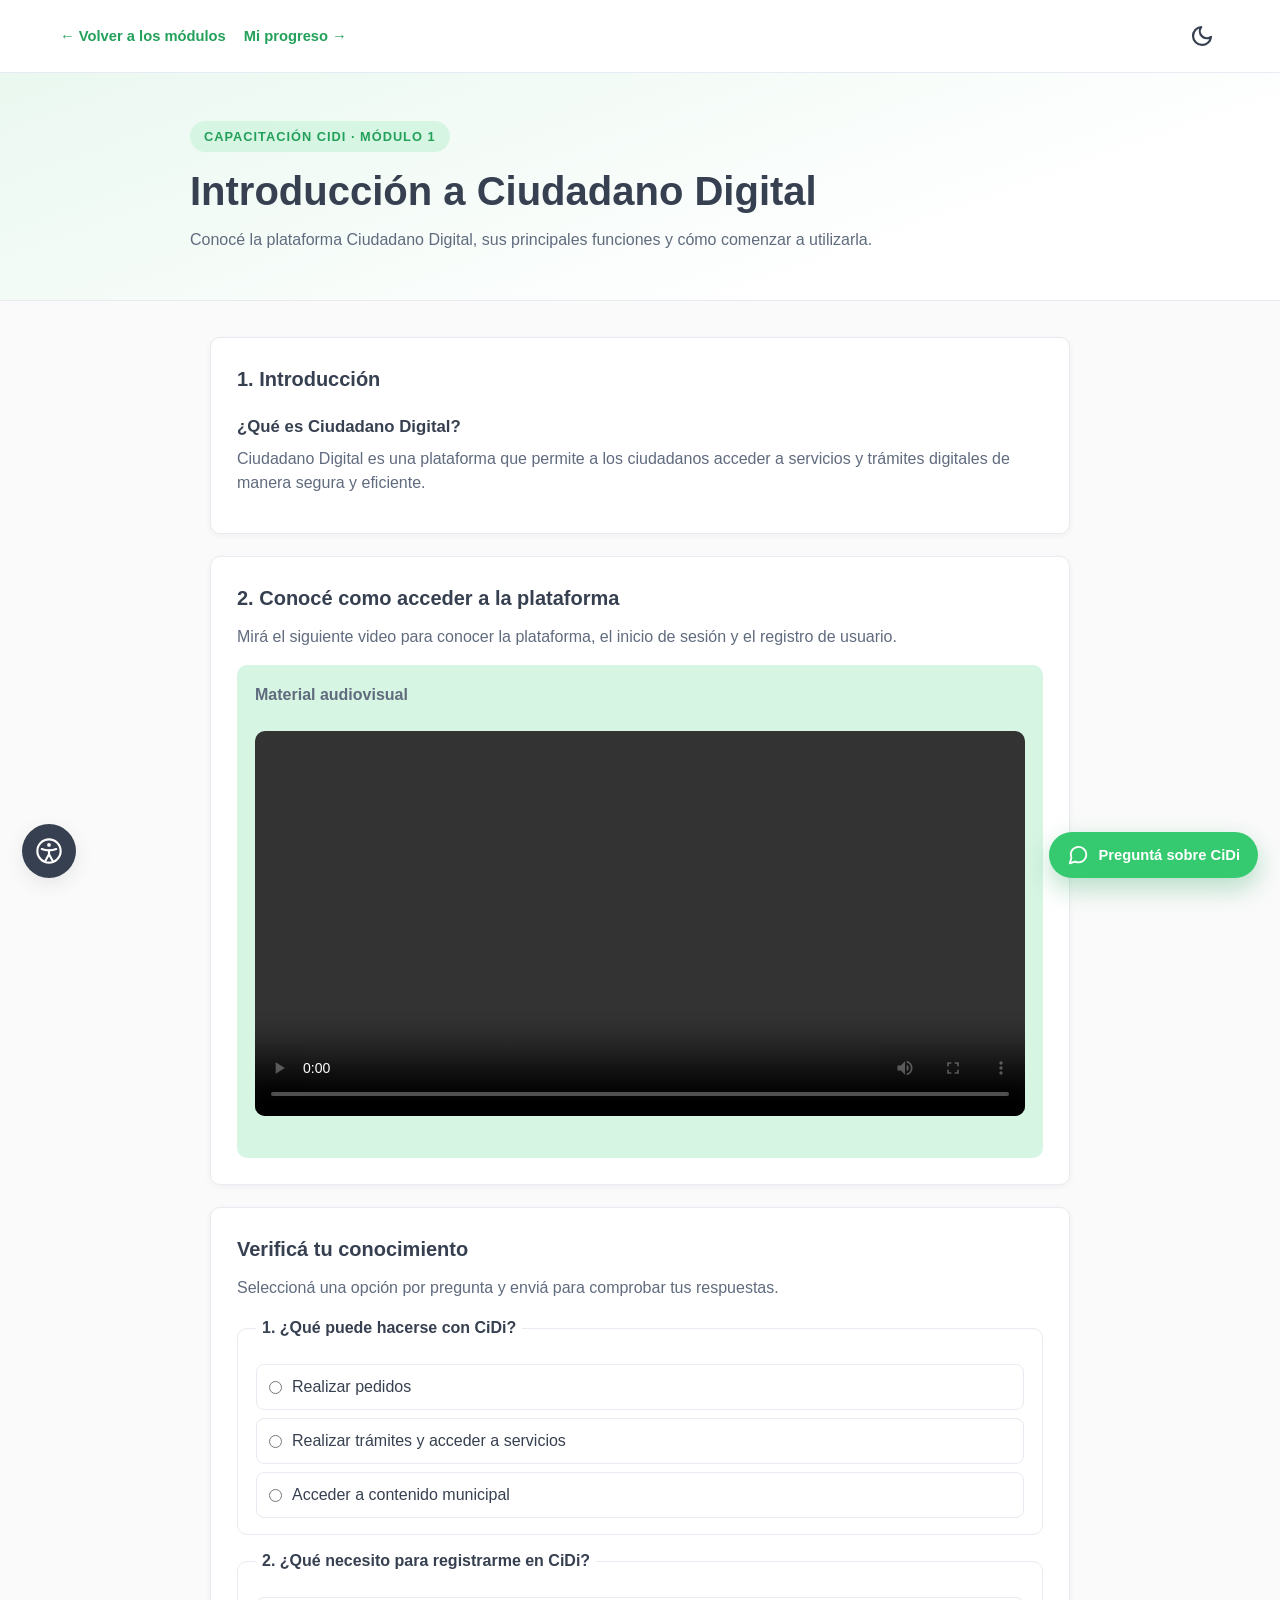
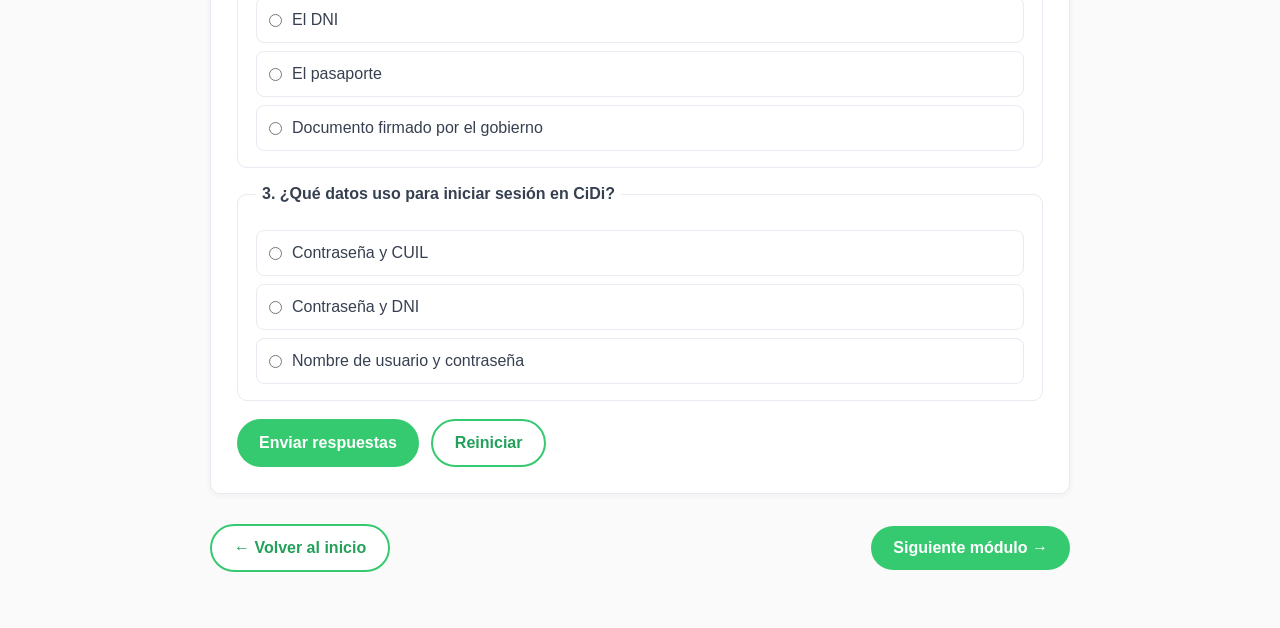
<file: modulos/modulo1-Intro.html>
<!DOCTYPE html>
<html lang="es">
<head>
  <meta charset="UTF-8">
  <meta name="viewport" content="width=device-width, initial-scale=1.0">

  <title>Módulo 1 · Introducción a CiDi</title>

  <link rel="stylesheet" href="../styles.css">
  <script src="../tema.js"></script>
  <script src="../accesibilidad.js"></script>
  <script src="../chatbot/chatbot.js"></script>
  <script src="../reporte-quizzes.js"></script>
</head>

<body>
  <header class="modulo-header">
    <div class="contenedor">
      <div class="modulo-header__enlaces">
        <a class="modulo-volver" href="../index.html">
          ← Volver a los módulos
        </a>
        <a class="modulo-volver" href="../dashboard.html">Mi progreso →</a>
      </div>
    </div>
  </header>

  <main class="pagina-modulo">

    <section class="modulo-hero">
      <div class="modulo-hero__contenido">
        <span class="modulo-etiqueta">
          Capacitación CiDi · Módulo 1
        </span>

        <h1>Introducción a Ciudadano Digital</h1>

        <p>
          Conocé la plataforma Ciudadano Digital, sus principales
          funciones y cómo comenzar a utilizarla.
        </p>
      </div>
    </section>

    <div class="modulo-contenido">

      <section class="modulo-bloque">
        <h2>1. Introducción</h2>

        <p>
          <h3>¿Qué es Ciudadano Digital?</h3>
            <p>
                Ciudadano Digital es una plataforma que permite a los ciudadanos
                acceder a servicios y trámites digitales de manera segura y eficiente.
        </p>

        <!-- Agregá acá el contenido introductorio completo. -->
      </section>

      <section class="modulo-bloque">
        <h2>2. Conocé como acceder a la plataforma</h2>

        <p>
          Mirá el siguiente video para conocer la plataforma,
          el inicio de sesión y el registro de usuario.
        </p>

        <div class="modulo-recurso">
          <p><strong>Material audiovisual</strong></p>
            <div class="video-contenedor">
            <video controls>
                <source src="videos/modulo1.mp4" type="video/mp4">
                Tu navegador no puede reproducir este video.
            </video>
            </div>
        </div>
      </section>

      <section class="modulo-bloque" id="verificar-conocimiento">
        <h2>Verificá tu conocimiento</h2>
        <p>Seleccioná una opción por pregunta y enviá para comprobar tus respuestas.</p>

        <form id="quiz-form" class="quiz-form" novalidate>
          <fieldset class="quiz-question">
            <legend>1. ¿Qué puede hacerse con CiDi?</legend>
            <label class="quiz-option"><input type="radio" name="q1" value="A"> Realizar pedidos</label>
            <label class="quiz-option"><input type="radio" name="q1" value="B"> Realizar trámites y acceder a servicios</label>
            <label class="quiz-option"><input type="radio" name="q1" value="C"> Acceder a contenido municipal</label>
          </fieldset>

          <fieldset class="quiz-question">
            <legend>2. ¿Qué necesito para registrarme en CiDi?</legend>
            <label class="quiz-option"><input type="radio" name="q2" value="A"> El DNI</label>
            <label class="quiz-option"><input type="radio" name="q2" value="B"> El pasaporte</label>
            <label class="quiz-option"><input type="radio" name="q2" value="C"> Documento firmado por el gobierno</label>
          </fieldset>

          <fieldset class="quiz-question">
            <legend>3. ¿Qué datos uso para iniciar sesión en CiDi?</legend>
            <label class="quiz-option"><input type="radio" name="q3" value="A"> Contraseña y CUIL</label>
            <label class="quiz-option"><input type="radio" name="q3" value="B"> Contraseña y DNI</label>
            <label class="quiz-option"><input type="radio" name="q3" value="C"> Nombre de usuario y contraseña</label>
          </fieldset>

          <p id="quiz-validation" class="quiz-validation" role="alert" hidden></p>

          <div class="quiz-actions">
            <button type="submit" class="btn btn-primario">Enviar respuestas</button>
            <button type="reset" class="btn btn-secundario">Reiniciar</button>
          </div>
        </form>

        <section id="quiz-results" class="quiz-results" aria-live="polite" hidden>
          <h3>Resultado</h3>
          <p id="quiz-score" class="quiz-score"></p>
          <ul id="quiz-feedback" class="quiz-feedback"></ul>
        </section>
      </section>

      <nav class="modulo-navegacion">
        <a class="btn btn-secundario" href="../index.html">
          ← Volver al inicio
        </a>

        <a class="btn btn-primario" href="modulo2-Nivel2.html">
          Siguiente módulo →
        </a>
      </nav>

    </div>
  </main>
  <script>
    (function () {
      const form = document.getElementById('quiz-form');
      if (!form) return;
      const validation = document.getElementById('quiz-validation');
      const results = document.getElementById('quiz-results');
      const scoreEl = document.getElementById('quiz-score');
      const feedbackEl = document.getElementById('quiz-feedback');
      const answerKey = { q1: 'B', q2: 'A', q3: 'A' };
      const labels = {
        q1: '1. ¿Qué puede hacerse con CiDi?',
        q2: '2. ¿Qué necesito para registrarme en CiDi?',
        q3: '3. ¿Qué datos uso para iniciar sesión en CiDi?'
      };
      const optionText = {
        q1: { A: 'Realizar pedidos', B: 'Realizar trámites y acceder a servicios', C: 'Acceder a contenido municipal' },
        q2: { A: 'El DNI', B: 'El pasaporte', C: 'Documento firmado por el gobierno' },
        q3: { A: 'Contraseña y CUIL', B: 'Contraseña y DNI', C: 'Nombre de usuario y contraseña' }
      };

      form.addEventListener('submit', function (e) {
        e.preventDefault();
        const missing = [];
        Object.keys(answerKey).forEach(function (name) {
          if (!form.querySelector('input[name="' + name + '"]:checked')) missing.push(name);
        });
        if (missing.length) {
          validation.hidden = false;
          validation.textContent = 'Seleccioná una opción en todas las preguntas antes de enviar.';
          results.hidden = true;
          form.querySelector('input[name="' + missing[0] + '"]').focus();
          return;
        }
        validation.hidden = true;
        validation.textContent = '';
        let score = 0;
        const respuestas = [];
        feedbackEl.innerHTML = '';
        Object.keys(answerKey).forEach(function (name) {
          const selected = form.querySelector('input[name="' + name + '"]:checked').value;
          const correct = selected === answerKey[name];
          if (correct) score++;
          respuestas.push({
            pregunta: labels[name],
            elegida: optionText[name][selected],
            correcta: correct,
            respuestaCorrecta: optionText[name][answerKey[name]]
          });
          const li = document.createElement('li');
          li.className = correct ? 'quiz-item quiz-item--ok' : 'quiz-item quiz-item--error';
          li.textContent = labels[name] + ' — ' + (correct ? 'Correcta.' : 'Incorrecta. Respuesta correcta: ' + optionText[name][answerKey[name]] + '.');
          feedbackEl.appendChild(li);
        });
        scoreEl.textContent = 'Obtuviste ' + score + ' de 3 respuestas correctas.';
        results.hidden = false;
        if (window.ReporteQuizzes) {
          window.ReporteQuizzes.guardar({
            modulo: 1,
            titulo: 'Introducción a CiDi',
            correctas: score,
            total: Object.keys(answerKey).length,
            respuestas: respuestas
          });
        }
      });

      form.addEventListener('reset', function () {
        validation.hidden = true;
        validation.textContent = '';
        results.hidden = true;
        feedbackEl.innerHTML = '';
        scoreEl.textContent = '';
      });

      form.addEventListener('change', function () {
        if (!validation.hidden) {
          validation.hidden = true;
          validation.textContent = '';
        }
      });
    })();
  </script>
</body>
</html>
</file>
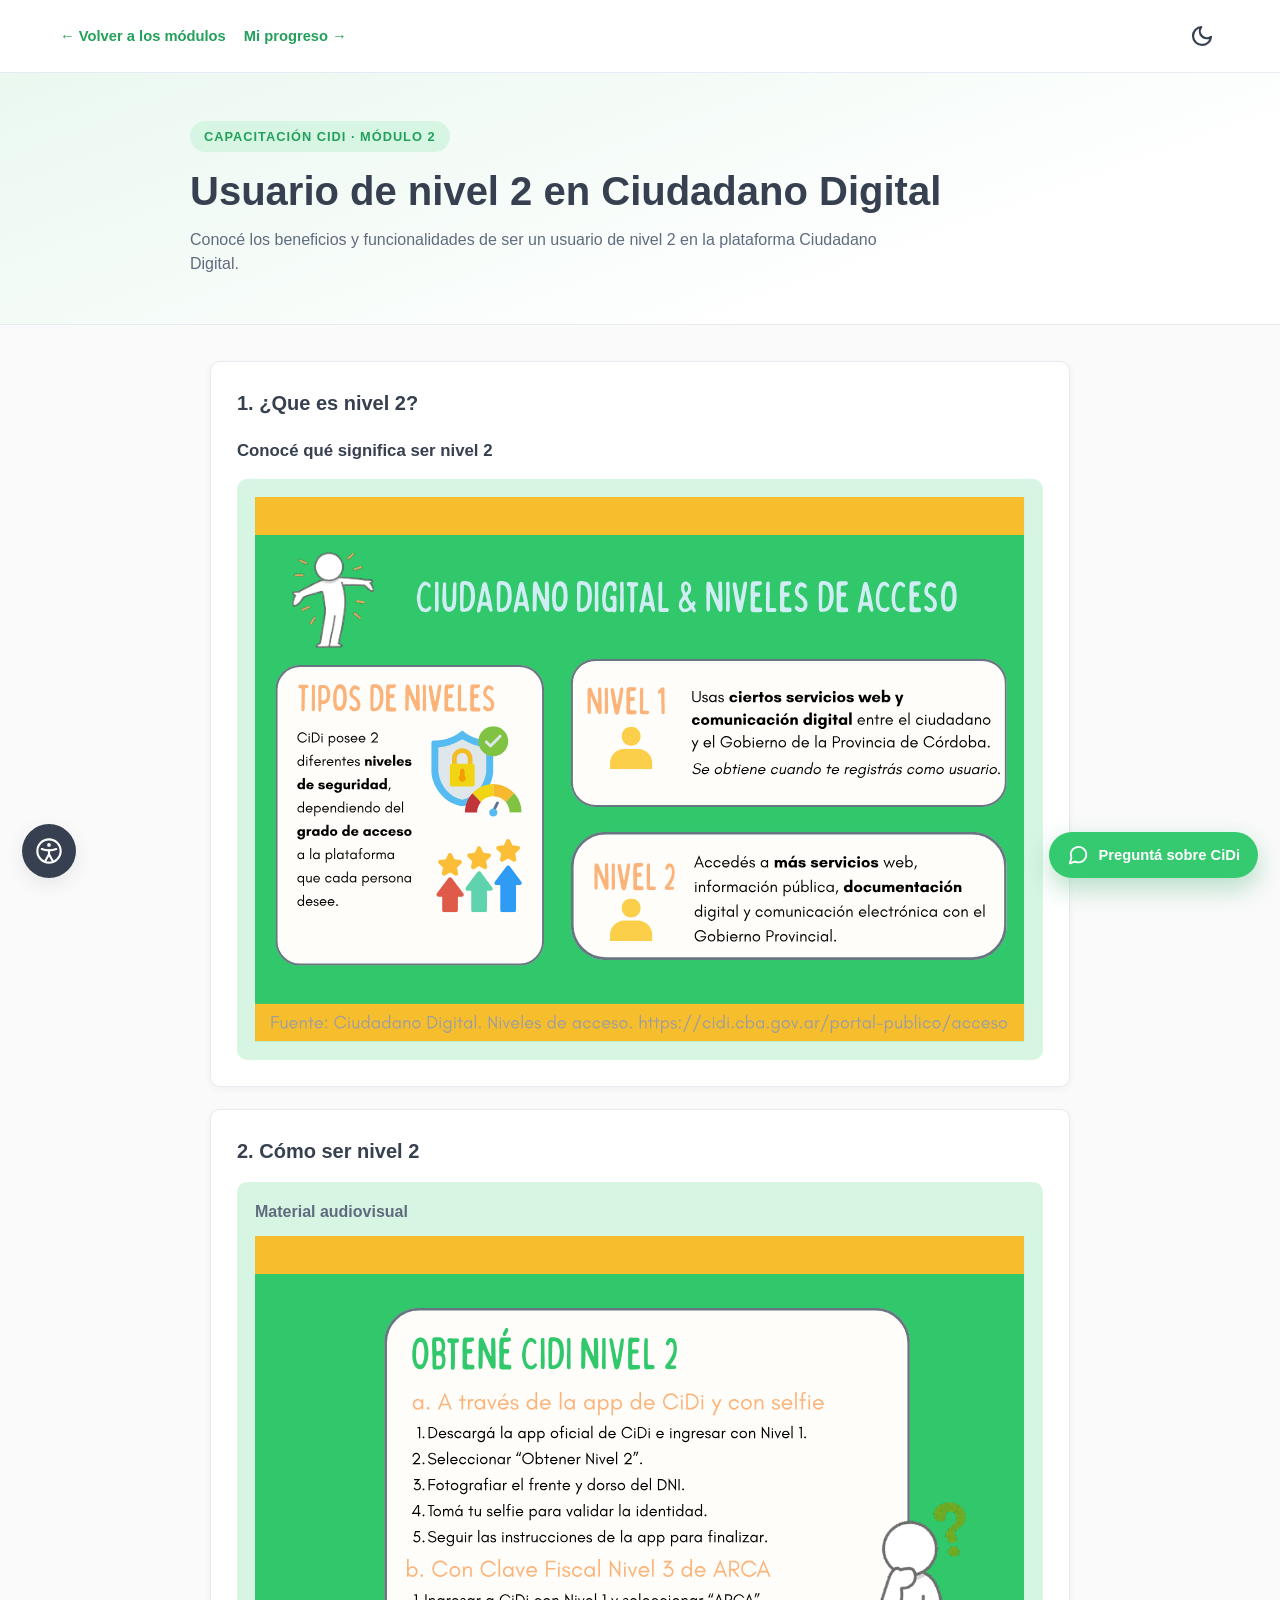
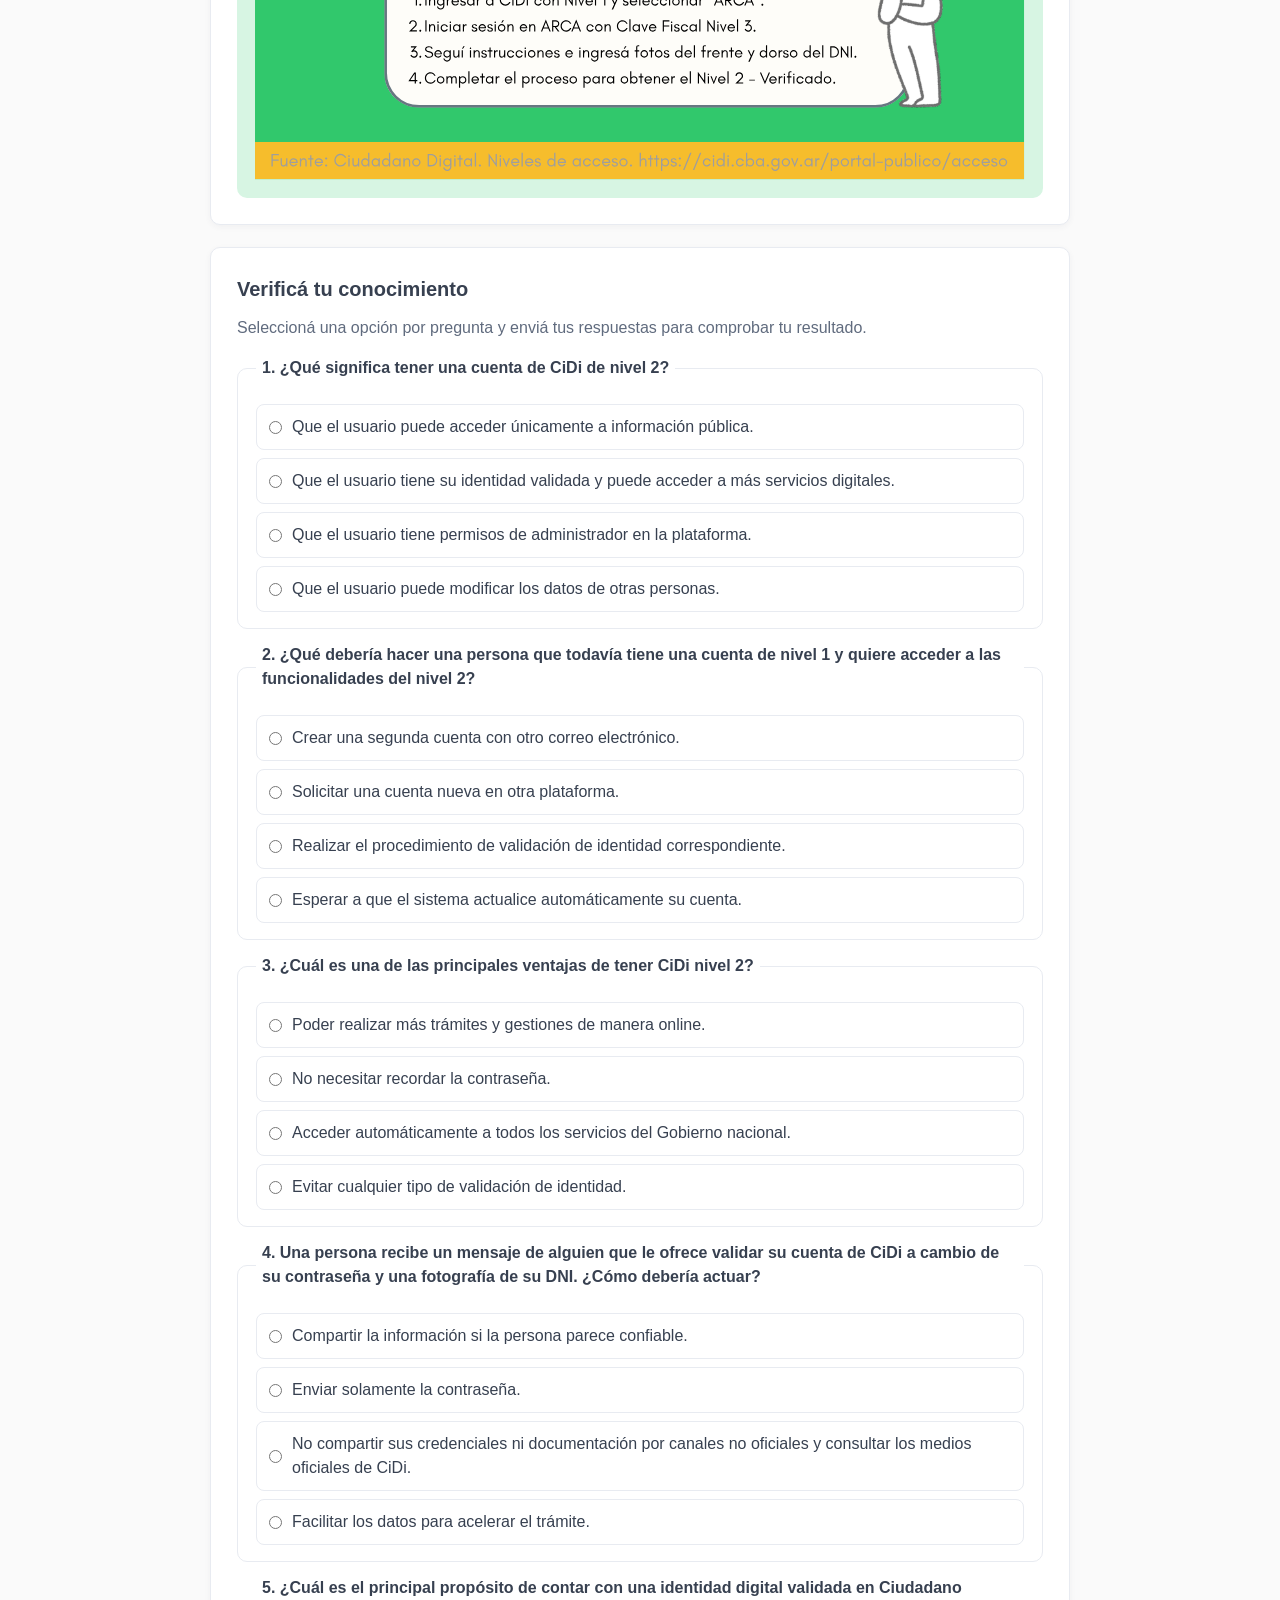
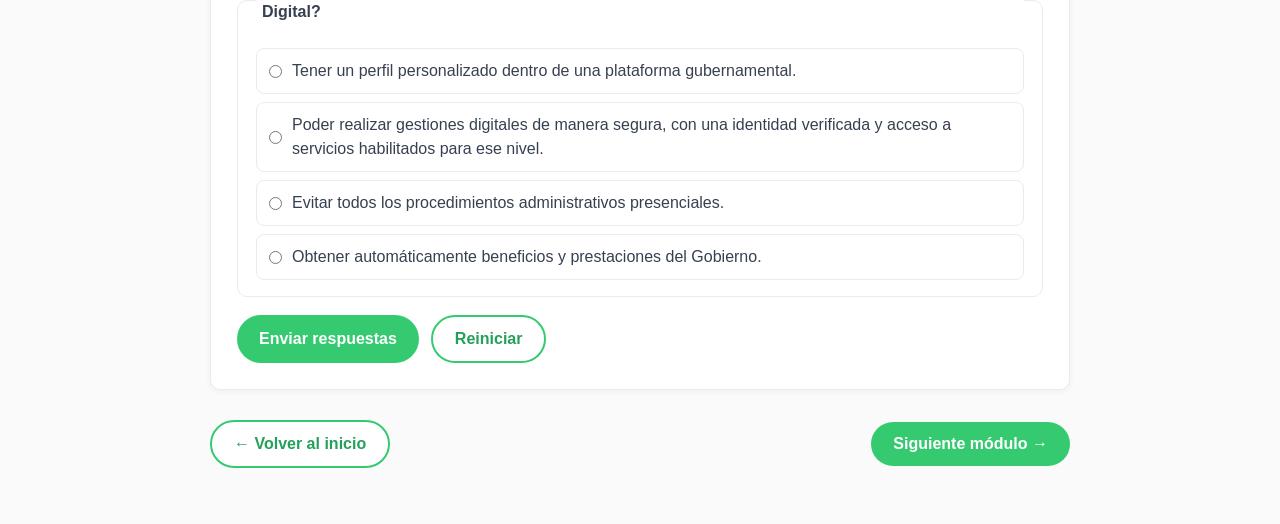
<file: modulos/modulo2-Nivel2.html>
<!DOCTYPE html>
<html lang="es">
<head>
  <meta charset="UTF-8">
  <meta name="viewport" content="width=device-width, initial-scale=1.0">

  <title>Módulo 2 · Nivel 2 en CiDi</title>

  <link rel="stylesheet" href="../styles.css">
  <script src="../tema.js"></script>
  <script src="../accesibilidad.js"></script>
  <script src="../chatbot/chatbot.js"></script>
  <script src="../reporte-quizzes.js"></script>
</head>

<body>
  <header class="modulo-header">
    <div class="contenedor">
      <div class="modulo-header__enlaces">
        <a class="modulo-volver" href="../index.html">
          ← Volver a los módulos
        </a>
        <a class="modulo-volver" href="../dashboard.html">Mi progreso →</a>
      </div>
    </div>
  </header>

  <main class="pagina-modulo">

    <section class="modulo-hero">
      <div class="modulo-hero__contenido">
        <span class="modulo-etiqueta">
          Capacitación CiDi · Módulo 2
        </span>

        <h1>Usuario de nivel 2 en Ciudadano Digital</h1>

        <p>
          Conocé los beneficios y funcionalidades de ser un usuario de nivel 2 en la plataforma Ciudadano Digital.
        </p>
        
      </div>
    </section>

    <div class="modulo-contenido">

      <section class="modulo-bloque">
        <h2>1. ¿Que es nivel 2?</h2>

        <p>
          <h3>Conocé qué significa ser nivel 2</h3>

          <div class="modulo-recurso">
            <img
              src="../modulos/videos/nivelesCidi.svg"
              alt="Infografía sobre el nivel 2 en Ciudadano Digital"
              class="modulo-recurso__imagen">
          </div>
      </section>

      <section class="modulo-bloque">
        <h2>2. Cómo ser nivel 2</h2>

        <div class="modulo-recurso">
          <p><strong>Material audiovisual</strong></p>
            <img
              src="../modulos/videos/nivel2_tuto.svg"
              alt="Infografía sobre el nivel 2 en Ciudadano Digital"
              class="modulo-recurso__imagen">

        </div>
      </section>

      <section class="modulo-bloque" id="verificar-conocimiento-modulo2">
        <h2>Verificá tu conocimiento</h2>
        <p>Seleccioná una opción por pregunta y enviá tus respuestas para comprobar tu resultado.</p>

        <form id="quiz-form-modulo2" class="quiz-form" novalidate>
          <fieldset class="quiz-question">
            <legend>1. ¿Qué significa tener una cuenta de CiDi de nivel 2?</legend>
            <label class="quiz-option"><input type="radio" name="q1" value="A"> Que el usuario puede acceder únicamente a información pública.</label>
            <label class="quiz-option"><input type="radio" name="q1" value="B"> Que el usuario tiene su identidad validada y puede acceder a más servicios digitales.</label>
            <label class="quiz-option"><input type="radio" name="q1" value="C"> Que el usuario tiene permisos de administrador en la plataforma.</label>
            <label class="quiz-option"><input type="radio" name="q1" value="D"> Que el usuario puede modificar los datos de otras personas.</label>
          </fieldset>

          <fieldset class="quiz-question">
            <legend>2. ¿Qué debería hacer una persona que todavía tiene una cuenta de nivel 1 y quiere acceder a las funcionalidades del nivel 2?</legend>
            <label class="quiz-option"><input type="radio" name="q2" value="A"> Crear una segunda cuenta con otro correo electrónico.</label>
            <label class="quiz-option"><input type="radio" name="q2" value="B"> Solicitar una cuenta nueva en otra plataforma.</label>
            <label class="quiz-option"><input type="radio" name="q2" value="C"> Realizar el procedimiento de validación de identidad correspondiente.</label>
            <label class="quiz-option"><input type="radio" name="q2" value="D"> Esperar a que el sistema actualice automáticamente su cuenta.</label>
          </fieldset>

          <fieldset class="quiz-question">
            <legend>3. ¿Cuál es una de las principales ventajas de tener CiDi nivel 2?</legend>
            <label class="quiz-option"><input type="radio" name="q3" value="A"> Poder realizar más trámites y gestiones de manera online.</label>
            <label class="quiz-option"><input type="radio" name="q3" value="B"> No necesitar recordar la contraseña.</label>
            <label class="quiz-option"><input type="radio" name="q3" value="C"> Acceder automáticamente a todos los servicios del Gobierno nacional.</label>
            <label class="quiz-option"><input type="radio" name="q3" value="D"> Evitar cualquier tipo de validación de identidad.</label>
          </fieldset>

          <fieldset class="quiz-question">
            <legend>4. Una persona recibe un mensaje de alguien que le ofrece validar su cuenta de CiDi a cambio de su contraseña y una fotografía de su DNI. ¿Cómo debería actuar?</legend>
            <label class="quiz-option"><input type="radio" name="q4" value="A"> Compartir la información si la persona parece confiable.</label>
            <label class="quiz-option"><input type="radio" name="q4" value="B"> Enviar solamente la contraseña.</label>
            <label class="quiz-option"><input type="radio" name="q4" value="C"> No compartir sus credenciales ni documentación por canales no oficiales y consultar los medios oficiales de CiDi.</label>
            <label class="quiz-option"><input type="radio" name="q4" value="D"> Facilitar los datos para acelerar el trámite.</label>
          </fieldset>

          <fieldset class="quiz-question">
            <legend>5. ¿Cuál es el principal propósito de contar con una identidad digital validada en Ciudadano Digital?</legend>
            <label class="quiz-option"><input type="radio" name="q5" value="A"> Tener un perfil personalizado dentro de una plataforma gubernamental.</label>
            <label class="quiz-option"><input type="radio" name="q5" value="B"> Poder realizar gestiones digitales de manera segura, con una identidad verificada y acceso a servicios habilitados para ese nivel.</label>
            <label class="quiz-option"><input type="radio" name="q5" value="C"> Evitar todos los procedimientos administrativos presenciales.</label>
            <label class="quiz-option"><input type="radio" name="q5" value="D"> Obtener automáticamente beneficios y prestaciones del Gobierno.</label>
          </fieldset>

          <p id="quiz-validation-modulo2" class="quiz-validation" role="alert" hidden></p>

          <div class="quiz-actions">
            <button type="submit" class="btn btn-primario">Enviar respuestas</button>
            <button type="reset" class="btn btn-secundario">Reiniciar</button>
          </div>
        </form>

        <section id="quiz-results-modulo2" class="quiz-results" aria-live="polite" hidden>
          <h3>Resultado</h3>
          <p id="quiz-score-modulo2" class="quiz-score"></p>
          <ul id="quiz-feedback-modulo2" class="quiz-feedback"></ul>
        </section>
      </section>

      <nav class="modulo-navegacion">
        <a class="btn btn-secundario" href="../index.html">
          ← Volver al inicio
        </a>

        <a class="btn btn-primario" href="modulo3-Tramites.html">
          Siguiente módulo →
        </a>
      </nav>

    </div>
  </main>
  <script>
    (function () {
      const form = document.getElementById('quiz-form-modulo2');
      if (!form) return;
      const validation = document.getElementById('quiz-validation-modulo2');
      const results = document.getElementById('quiz-results-modulo2');
      const scoreEl = document.getElementById('quiz-score-modulo2');
      const feedbackEl = document.getElementById('quiz-feedback-modulo2');
      const answerKey = { q1: 'B', q2: 'C', q3: 'A', q4: 'C', q5: 'B' };
      const labels = {
        q1: '1. ¿Qué significa tener una cuenta de CiDi de nivel 2?',
        q2: '2. ¿Qué debería hacer una persona que todavía tiene una cuenta de nivel 1 y quiere acceder a las funcionalidades del nivel 2?',
        q3: '3. ¿Cuál es una de las principales ventajas de tener CiDi nivel 2?',
        q4: '4. Una persona recibe un mensaje de alguien que le ofrece validar su cuenta de CiDi a cambio de su contraseña y una fotografía de su DNI. ¿Cómo debería actuar?',
        q5: '5. ¿Cuál es el principal propósito de contar con una identidad digital validada en Ciudadano Digital?'
      };
      const optionText = {
        q1: {
          A: 'Que el usuario puede acceder únicamente a información pública.',
          B: 'Que el usuario tiene su identidad validada y puede acceder a más servicios digitales.',
          C: 'Que el usuario tiene permisos de administrador en la plataforma.',
          D: 'Que el usuario puede modificar los datos de otras personas.'
        },
        q2: {
          A: 'Crear una segunda cuenta con otro correo electrónico.',
          B: 'Solicitar una cuenta nueva en otra plataforma.',
          C: 'Realizar el procedimiento de validación de identidad correspondiente.',
          D: 'Esperar a que el sistema actualice automáticamente su cuenta.'
        },
        q3: {
          A: 'Poder realizar más trámites y gestiones de manera online.',
          B: 'No necesitar recordar la contraseña.',
          C: 'Acceder automáticamente a todos los servicios del Gobierno nacional.',
          D: 'Evitar cualquier tipo de validación de identidad.'
        },
        q4: {
          A: 'Compartir la información si la persona parece confiable.',
          B: 'Enviar solamente la contraseña.',
          C: 'No compartir sus credenciales ni documentación por canales no oficiales y consultar los medios oficiales de CiDi.',
          D: 'Facilitar los datos para acelerar el trámite.'
        },
        q5: {
          A: 'Tener un perfil personalizado dentro de una plataforma gubernamental.',
          B: 'Poder realizar gestiones digitales de manera segura, con una identidad verificada y acceso a servicios habilitados para ese nivel.',
          C: 'Evitar todos los procedimientos administrativos presenciales.',
          D: 'Obtener automáticamente beneficios y prestaciones del Gobierno.'
        }
      };

      form.addEventListener('submit', function (e) {
        e.preventDefault();
        const missing = [];
        Object.keys(answerKey).forEach(function (name) {
          if (!form.querySelector('input[name="' + name + '"]:checked')) missing.push(name);
        });
        if (missing.length) {
          validation.hidden = false;
          validation.textContent = 'Seleccioná una opción en todas las preguntas antes de enviar.';
          results.hidden = true;
          form.querySelector('input[name="' + missing[0] + '"]').focus();
          return;
        }
        validation.hidden = true;
        validation.textContent = '';
        let score = 0;
        const respuestas = [];
        feedbackEl.innerHTML = '';
        Object.keys(answerKey).forEach(function (name) {
          const selected = form.querySelector('input[name="' + name + '"]:checked').value;
          const correct = selected === answerKey[name];
          if (correct) score++;
          respuestas.push({
            pregunta: labels[name],
            elegida: optionText[name][selected],
            correcta: correct,
            respuestaCorrecta: optionText[name][answerKey[name]]
          });
          const li = document.createElement('li');
          li.className = correct ? 'quiz-item quiz-item--ok' : 'quiz-item quiz-item--error';
          li.textContent = labels[name] + ' — ' + (correct ? 'Correcta.' : 'Incorrecta. Respuesta correcta: ' + optionText[name][answerKey[name]] + '.');
          feedbackEl.appendChild(li);
        });
        scoreEl.textContent = 'Obtuviste ' + score + ' de ' + Object.keys(answerKey).length + ' respuestas correctas.';
        results.hidden = false;
        if (window.ReporteQuizzes) {
          window.ReporteQuizzes.guardar({
            modulo: 2,
            titulo: 'Nivel 2 en CiDi',
            correctas: score,
            total: Object.keys(answerKey).length,
            respuestas: respuestas
          });
        }
      });

      form.addEventListener('reset', function () {
        validation.hidden = true;
        validation.textContent = '';
        results.hidden = true;
        feedbackEl.innerHTML = '';
        scoreEl.textContent = '';
      });

      form.addEventListener('change', function () {
        if (!validation.hidden) {
          validation.hidden = true;
          validation.textContent = '';
        }
      });
    })();
  </script>
</body>
</html>
</file>
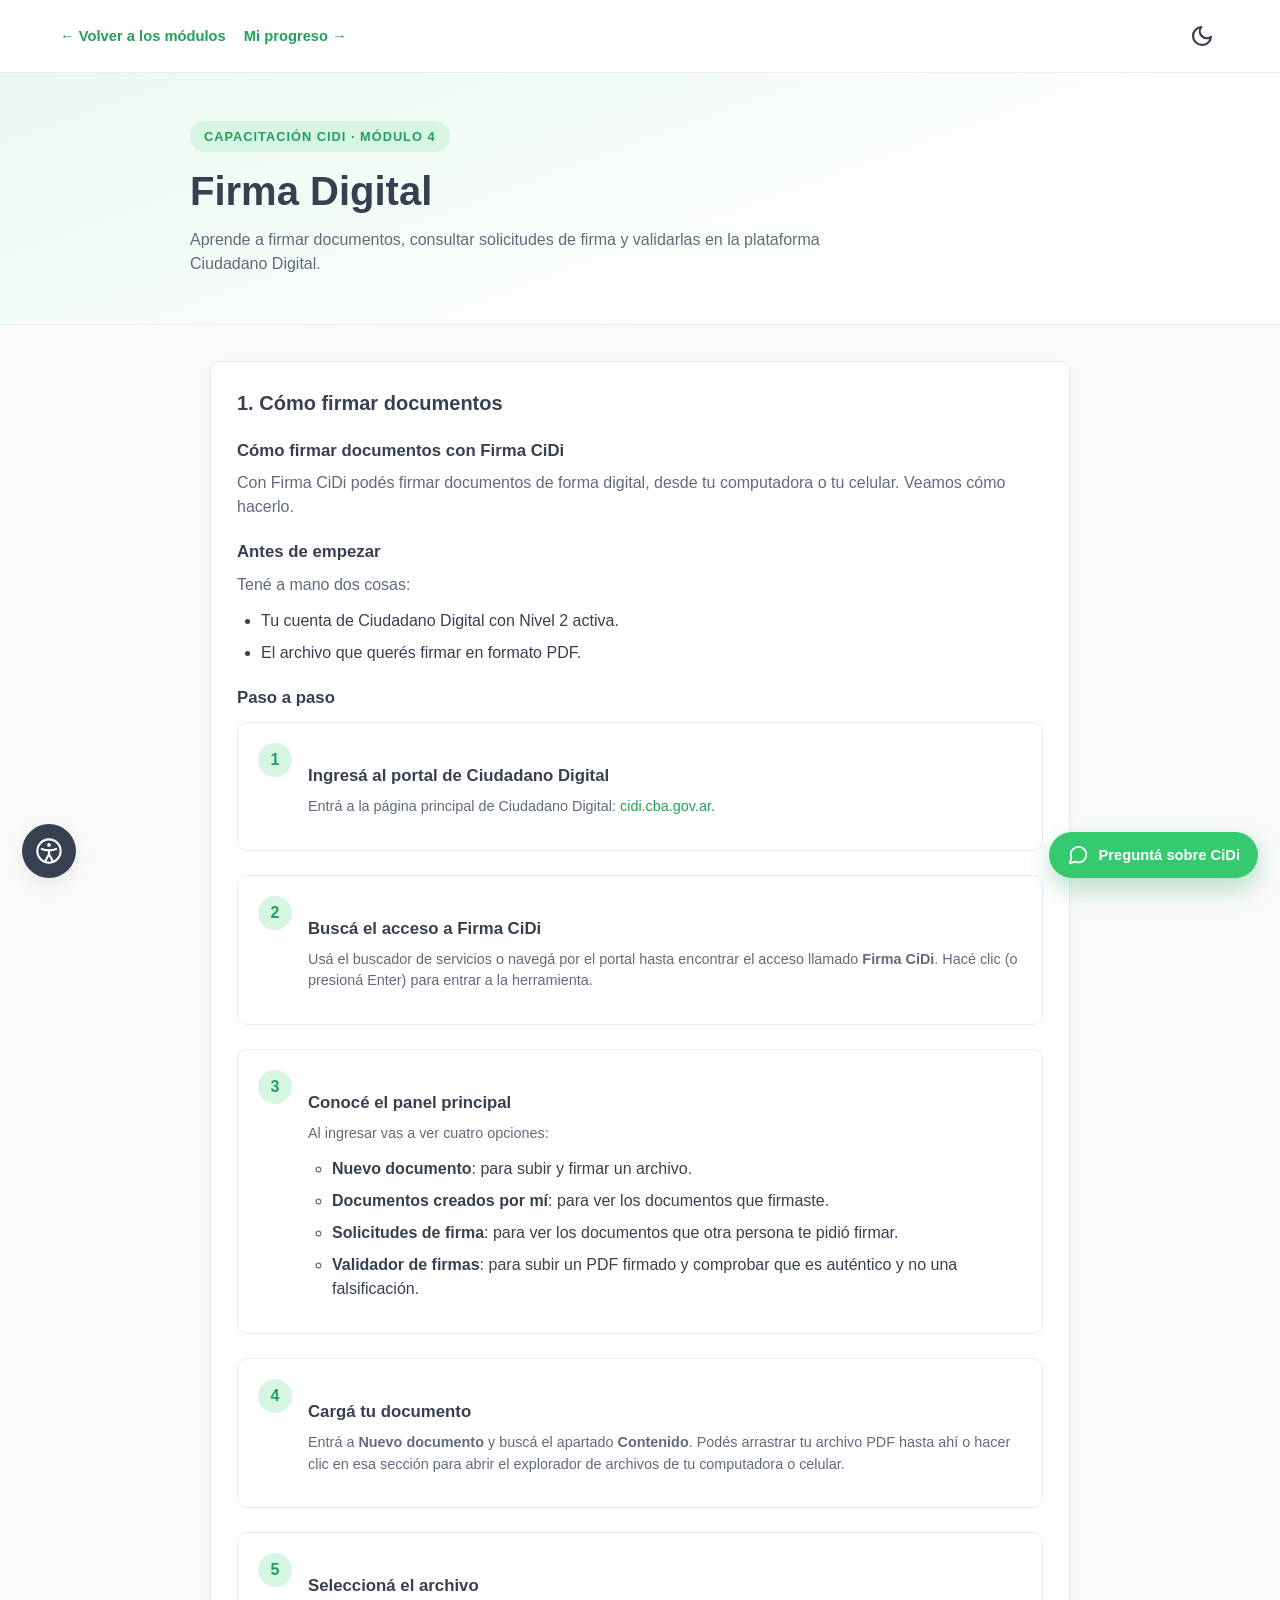
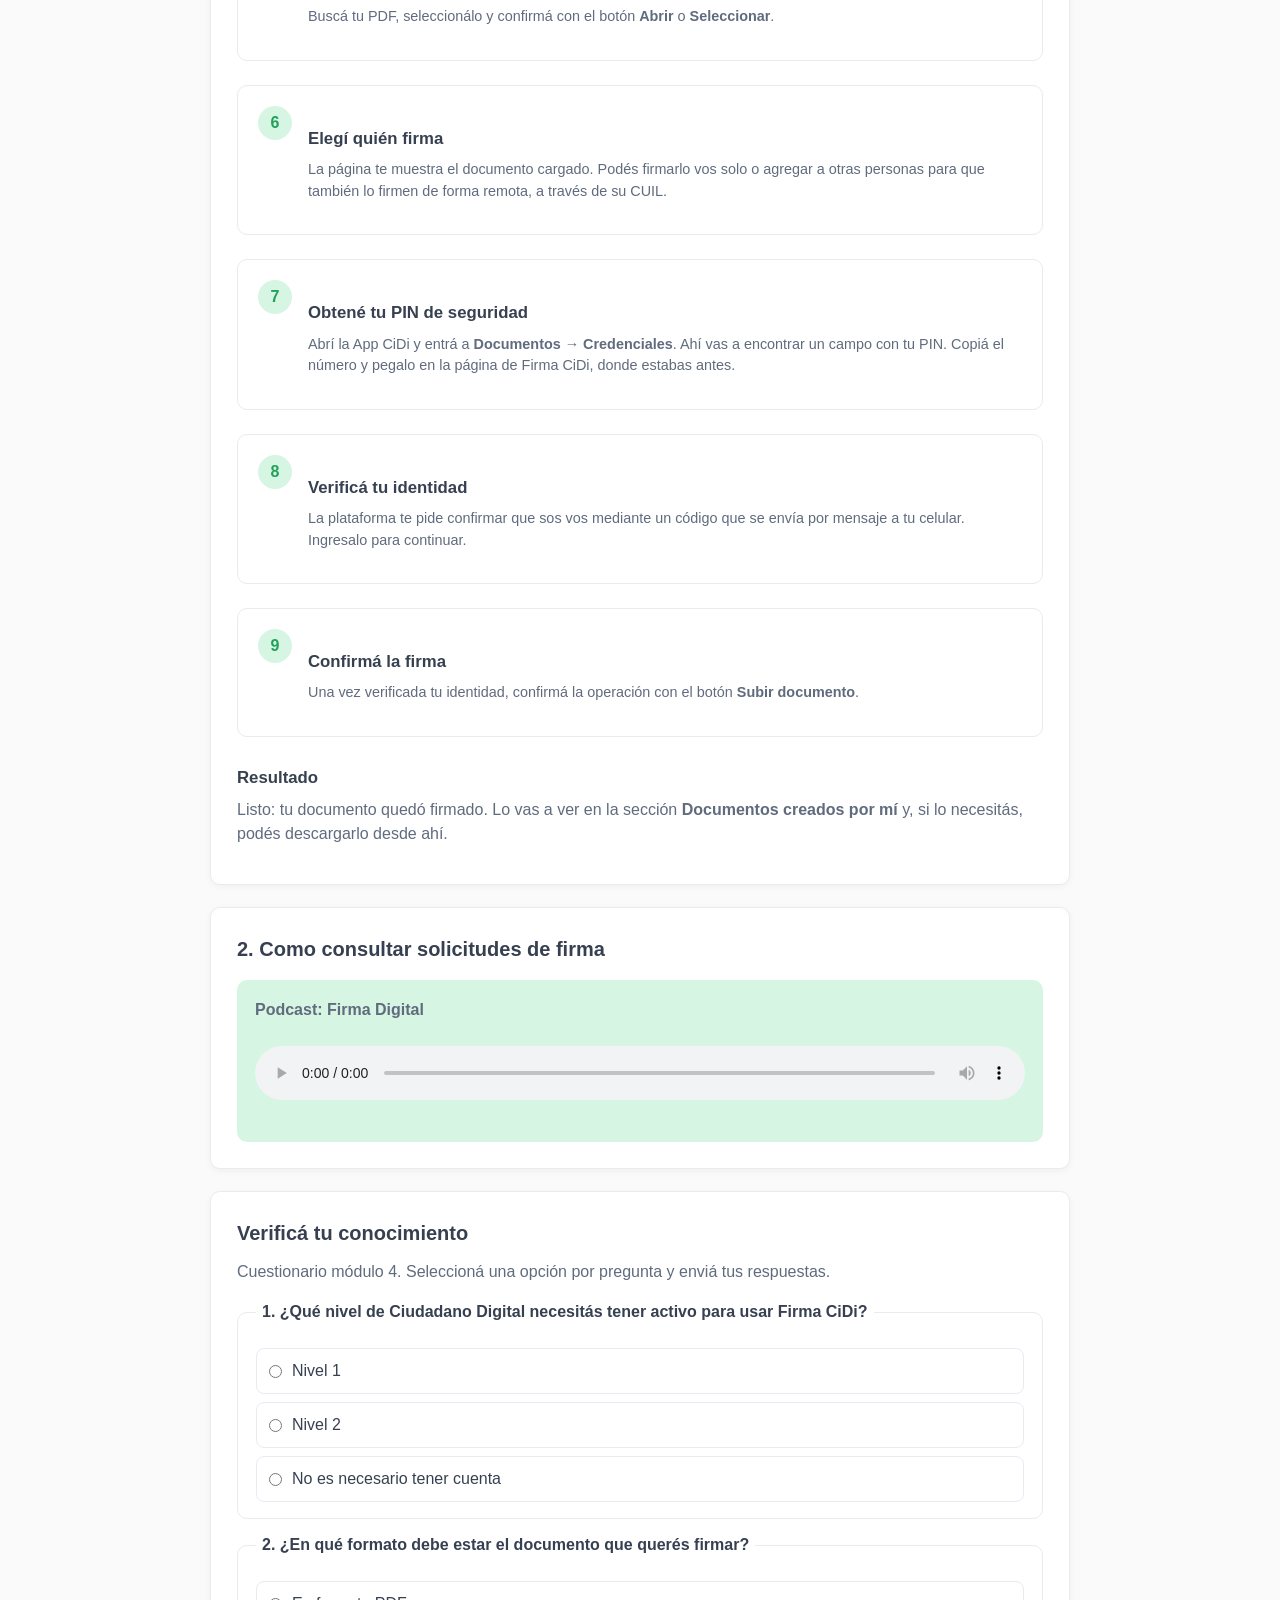
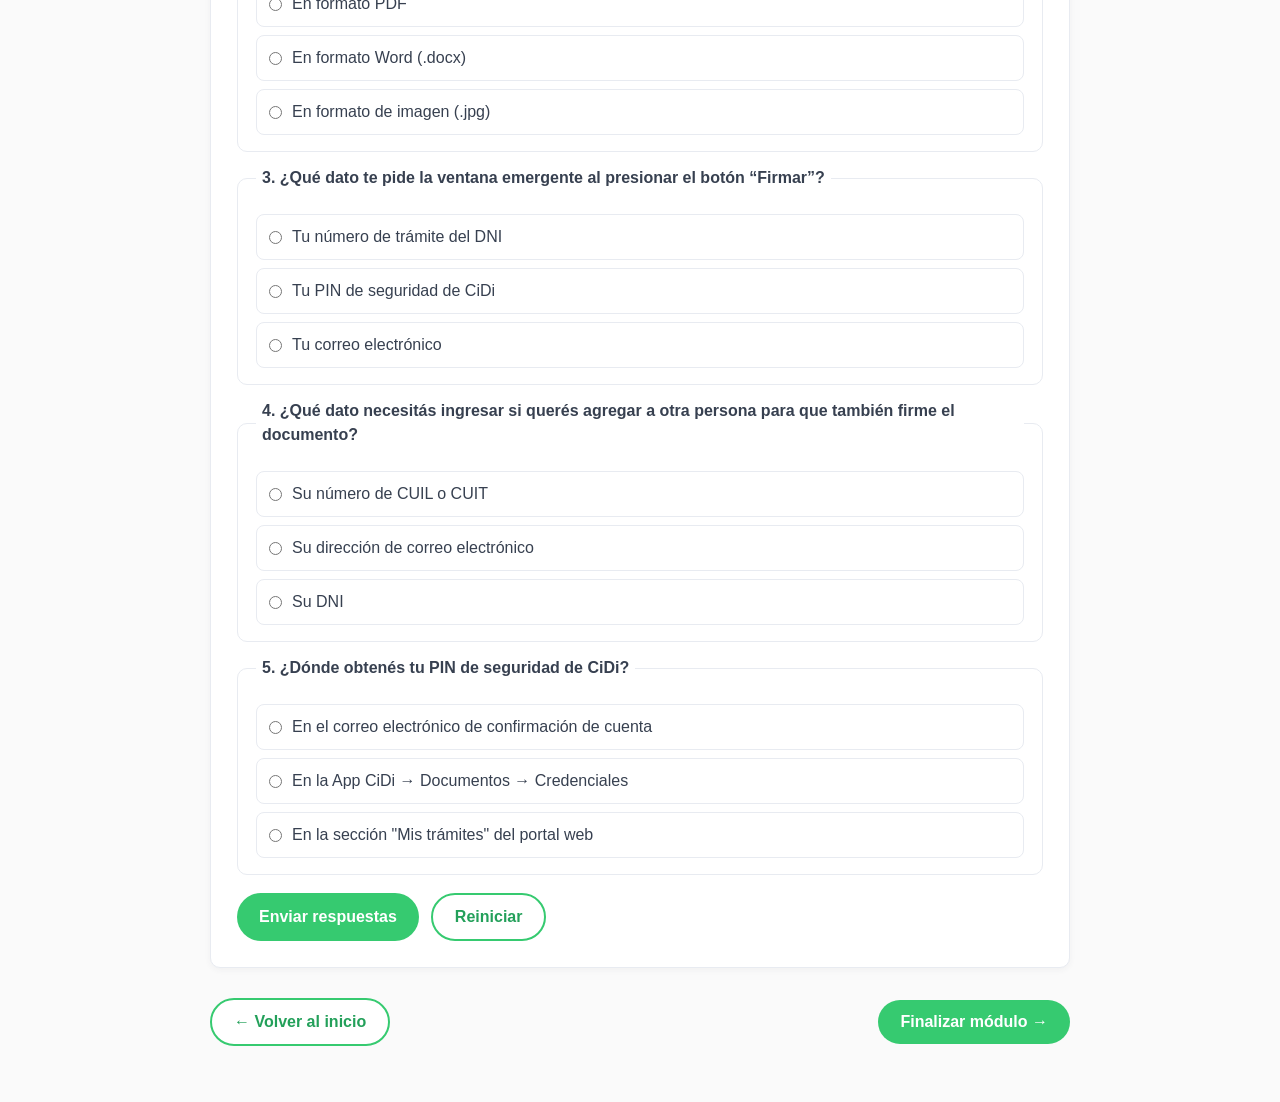
<file: modulos/modulo4-Firma.html>
<!DOCTYPE html>
<html lang="es">
<head>
  <meta charset="UTF-8">
  <meta name="viewport" content="width=device-width, initial-scale=1.0">

  <title>Módulo 4 · Firma Digital</title>

  <link rel="stylesheet" href="../styles.css">
  <script src="../tema.js"></script>
  <script src="../accesibilidad.js"></script>
  <script src="../chatbot/chatbot.js"></script>
  <script src="../reporte-quizzes.js"></script>
</head>

<body>
  <header class="modulo-header">
    <div class="contenedor">
      <div class="modulo-header__enlaces">
        <a class="modulo-volver" href="../index.html">
          ← Volver a los módulos
        </a>
        <a class="modulo-volver" href="../dashboard.html">Mi progreso →</a>
      </div>
    </div>
  </header>

  <main class="pagina-modulo">

    <section class="modulo-hero">
      <div class="modulo-hero__contenido">
        <span class="modulo-etiqueta">
          Capacitación CiDi · Módulo 4
        </span>

        <h1>Firma Digital</h1>

        <p>
          Aprende a firmar documentos, consultar solicitudes de firma y validarlas en la plataforma Ciudadano Digital.
        </p>
      </div>
    </section>

    <div class="modulo-contenido">

      <section class="modulo-bloque">
        <h2>1. Cómo firmar documentos</h2>

        <h3>Cómo firmar documentos con Firma CiDi</h3>

        <p>
          Con Firma CiDi podés firmar documentos de forma digital, desde tu computadora o tu celular. Veamos cómo hacerlo.
        </p>

        <h3>Antes de empezar</h3>

        <p>Tené a mano dos cosas:</p>

        <ul>
          <li>Tu cuenta de Ciudadano Digital con Nivel 2 activa.</li>
          <li>El archivo que querés firmar en formato PDF.</li>
        </ul>

        <h3>Paso a paso</h3>

        <ol class="pasos">
          <li class="paso">
            <h3>Ingresá al portal de Ciudadano Digital</h3>
            <p>
              Entrá a la página principal de Ciudadano Digital:
              <a href="https://cidi.cba.gov.ar/" target="_blank" rel="noopener noreferrer">cidi.cba.gov.ar</a>.
            </p>
          </li>

          <li class="paso">
            <h3>Buscá el acceso a Firma CiDi</h3>
            <p>
              Usá el buscador de servicios o navegá por el portal hasta encontrar el acceso llamado
              <strong>Firma CiDi</strong>. Hacé clic (o presioná Enter) para entrar a la herramienta.
            </p>
          </li>

          <li class="paso">
            <h3>Conocé el panel principal</h3>
            <p>Al ingresar vas a ver cuatro opciones:</p>
            <ul>
              <li><strong>Nuevo documento</strong>: para subir y firmar un archivo.</li>
              <li><strong>Documentos creados por mí</strong>: para ver los documentos que firmaste.</li>
              <li><strong>Solicitudes de firma</strong>: para ver los documentos que otra persona te pidió firmar.</li>
              <li><strong>Validador de firmas</strong>: para subir un PDF firmado y comprobar que es auténtico y no una falsificación.</li>
            </ul>
          </li>

          <li class="paso">
            <h3>Cargá tu documento</h3>
            <p>
              Entrá a <strong>Nuevo documento</strong> y buscá el apartado <strong>Contenido</strong>. Podés arrastrar tu archivo PDF hasta ahí o hacer clic en esa sección para abrir el explorador de archivos de tu computadora o celular.
            </p>
          </li>

          <li class="paso">
            <h3>Seleccioná el archivo</h3>
            <p>Buscá tu PDF, seleccionálo y confirmá con el botón <strong>Abrir</strong> o <strong>Seleccionar</strong>.</p>
          </li>

          <li class="paso">
            <h3>Elegí quién firma</h3>
            <p>
              La página te muestra el documento cargado. Podés firmarlo vos solo o agregar a otras personas para que también lo firmen de forma remota, a través de su CUIL.
            </p>
          </li>

          <li class="paso">
            <h3>Obtené tu PIN de seguridad</h3>
            <p>
              Abrí la App CiDi y entrá a <strong>Documentos → Credenciales</strong>. Ahí vas a encontrar un campo con tu PIN. Copiá el número y pegalo en la página de Firma CiDi, donde estabas antes.
            </p>
          </li>

          <li class="paso">
            <h3>Verificá tu identidad</h3>
            <p>
              La plataforma te pide confirmar que sos vos mediante un código que se envía por mensaje a tu celular. Ingresalo para continuar.
            </p>
          </li>

          <li class="paso">
            <h3>Confirmá la firma</h3>
            <p>Una vez verificada tu identidad, confirmá la operación con el botón <strong>Subir documento</strong>.</p>
          </li>
        </ol>

        <h3>Resultado</h3>

        <p>
          Listo: tu documento quedó firmado. Lo vas a ver en la sección <strong>Documentos creados por mí</strong> y, si lo necesitás, podés descargarlo desde ahí.
        </p>
      </section>

      <section class="modulo-bloque">
        <h2>2. Como consultar solicitudes de firma</h2>
        <div class="modulo-recurso">
          <p><strong>Podcast: Firma Digital</strong></p>

          <div class="video-contenedor">
            <audio controls preload="metadata">
              <source src="podcast/modulo4-Firma.mp4" type="audio/mp4">
              Tu navegador no puede reproducir este audio.
            </audio>
          </div>
        </div>
      </section>

      <section class="modulo-bloque" id="verificar-conocimiento-modulo4">
        <h2>Verificá tu conocimiento</h2>

        <p>Cuestionario módulo 4. Seleccioná una opción por pregunta y enviá tus respuestas.</p>

        <form id="quiz-form-modulo4" class="quiz-form" novalidate>
          <fieldset class="quiz-question">
            <legend>1. ¿Qué nivel de Ciudadano Digital necesitás tener activo para usar Firma CiDi?</legend>
            <label class="quiz-option"><input type="radio" name="q1" value="A"> Nivel 1</label>
            <label class="quiz-option"><input type="radio" name="q1" value="B"> Nivel 2</label>
            <label class="quiz-option"><input type="radio" name="q1" value="C"> No es necesario tener cuenta</label>
          </fieldset>

          <fieldset class="quiz-question">
            <legend>2. ¿En qué formato debe estar el documento que querés firmar?</legend>
            <label class="quiz-option"><input type="radio" name="q2" value="A"> En formato PDF</label>
            <label class="quiz-option"><input type="radio" name="q2" value="B"> En formato Word (.docx)</label>
            <label class="quiz-option"><input type="radio" name="q2" value="C"> En formato de imagen (.jpg)</label>
          </fieldset>

          <fieldset class="quiz-question">
            <legend>3. ¿Qué dato te pide la ventana emergente al presionar el botón “Firmar”?</legend>
            <label class="quiz-option"><input type="radio" name="q3" value="A"> Tu número de trámite del DNI</label>
            <label class="quiz-option"><input type="radio" name="q3" value="B"> Tu PIN de seguridad de CiDi</label>
            <label class="quiz-option"><input type="radio" name="q3" value="C"> Tu correo electrónico</label>
          </fieldset>

          <fieldset class="quiz-question">
            <legend>4. ¿Qué dato necesitás ingresar si querés agregar a otra persona para que también firme el documento?</legend>
            <label class="quiz-option"><input type="radio" name="q4" value="A"> Su número de CUIL o CUIT</label>
            <label class="quiz-option"><input type="radio" name="q4" value="B"> Su dirección de correo electrónico</label>
            <label class="quiz-option"><input type="radio" name="q4" value="C"> Su DNI</label>
          </fieldset>

          <fieldset class="quiz-question">
            <legend>5. ¿Dónde obtenés tu PIN de seguridad de CiDi?</legend>
            <label class="quiz-option"><input type="radio" name="q5" value="A"> En el correo electrónico de confirmación de cuenta</label>
            <label class="quiz-option"><input type="radio" name="q5" value="B"> En la App CiDi → Documentos → Credenciales</label>
            <label class="quiz-option"><input type="radio" name="q5" value="C"> En la sección "Mis trámites" del portal web</label>
          </fieldset>

          <p id="quiz-validation-modulo4" class="quiz-validation" role="alert" hidden></p>

          <div class="quiz-actions">
            <button type="submit" class="btn btn-primario">Enviar respuestas</button>
            <button type="reset" class="btn btn-secundario">Reiniciar</button>
          </div>
        </form>

        <section id="quiz-results-modulo4" class="quiz-results" aria-live="polite" hidden>
          <h3>Resultado</h3>
          <p id="quiz-score-modulo4" class="quiz-score"></p>
          <ul id="quiz-feedback-modulo4" class="quiz-feedback"></ul>
        </section>
      </section>

      <nav class="modulo-navegacion">
        <a class="btn btn-secundario" href="../index.html">
          ← Volver al inicio
        </a>

        <a class="btn btn-primario" href="modulo5-Final.html">
          Finalizar módulo →
        </a>
      </nav>

    </div>
  </main>

  <script>
    (function () {
      var form = document.getElementById('quiz-form-modulo4');
      if (!form) return;
      var validation = document.getElementById('quiz-validation-modulo4');
      var results = document.getElementById('quiz-results-modulo4');
      var scoreEl = document.getElementById('quiz-score-modulo4');
      var feedbackEl = document.getElementById('quiz-feedback-modulo4');
      var answerKey = { q1: 'B', q2: 'A', q3: 'B', q4: 'A', q5: 'B' };
      var labels = {
        q1: '1. ¿Qué nivel de Ciudadano Digital necesitás tener activo para usar Firma CiDi?',
        q2: '2. ¿En qué formato debe estar el documento que querés firmar?',
        q3: '3. ¿Qué dato te pide la ventana emergente al presionar el botón “Firmar”?',
        q4: '4. ¿Qué dato necesitás ingresar si querés agregar a otra persona para que también firme el documento?',
        q5: '5. ¿Dónde obtenés tu PIN de seguridad de CiDi?'
      };
      var optionText = {
        q1: { A: 'Nivel 1', B: 'Nivel 2', C: 'No es necesario tener cuenta' },
        q2: { A: 'En formato PDF', B: 'En formato Word (.docx)', C: 'En formato de imagen (.jpg)' },
        q3: { A: 'Tu número de trámite del DNI', B: 'Tu PIN de seguridad de CiDi', C: 'Tu correo electrónico' },
        q4: { A: 'Su número de CUIL o CUIT', B: 'Su dirección de correo electrónico', C: 'Su DNI' },
        q5: { A: 'En el correo electrónico de confirmación de cuenta', B: 'En la App CiDi → Documentos → Credenciales', C: 'En la sección "Mis trámites" del portal web' }
      };

      form.addEventListener('submit', function (e) {
        e.preventDefault();
        var missing = [];
        Object.keys(answerKey).forEach(function (name) {
          if (!form.querySelector('input[name="' + name + '"]:checked')) missing.push(name);
        });
        if (missing.length) {
          validation.hidden = false;
          validation.textContent = 'Seleccioná una opción en todas las preguntas antes de enviar.';
          results.hidden = true;
          form.querySelector('input[name="' + missing[0] + '"]').focus();
          return;
        }
        validation.hidden = true;
        validation.textContent = '';
        var score = 0;
        var respuestas = [];
        feedbackEl.innerHTML = '';
        Object.keys(answerKey).forEach(function (name) {
          var selected = form.querySelector('input[name="' + name + '"]:checked').value;
          var correct = selected === answerKey[name];
          if (correct) score++;
          respuestas.push({
            pregunta: labels[name],
            elegida: optionText[name][selected],
            correcta: correct,
            respuestaCorrecta: optionText[name][answerKey[name]]
          });
          var li = document.createElement('li');
          li.className = correct ? 'quiz-item quiz-item--ok' : 'quiz-item quiz-item--error';
          li.textContent = labels[name] + ' — ' + (correct ? 'Correcta.' : 'Incorrecta. Respuesta correcta: ' + optionText[name][answerKey[name]] + '.');
          feedbackEl.appendChild(li);
        });
        scoreEl.textContent = 'Obtuviste ' + score + ' de ' + Object.keys(answerKey).length + ' respuestas correctas.';
        results.hidden = false;
        if (window.ReporteQuizzes) {
          window.ReporteQuizzes.guardar({
            modulo: 4,
            titulo: 'Firma CiDi',
            correctas: score,
            total: Object.keys(answerKey).length,
            respuestas: respuestas
          });
        }
      });

      form.addEventListener('reset', function () {
        validation.hidden = true;
        validation.textContent = '';
        results.hidden = true;
        feedbackEl.innerHTML = '';
        scoreEl.textContent = '';
      });

      form.addEventListener('change', function () {
        if (!validation.hidden) {
          validation.hidden = true;
          validation.textContent = '';
        }
      });
    })();
  </script>
</body>
</html>
</file>
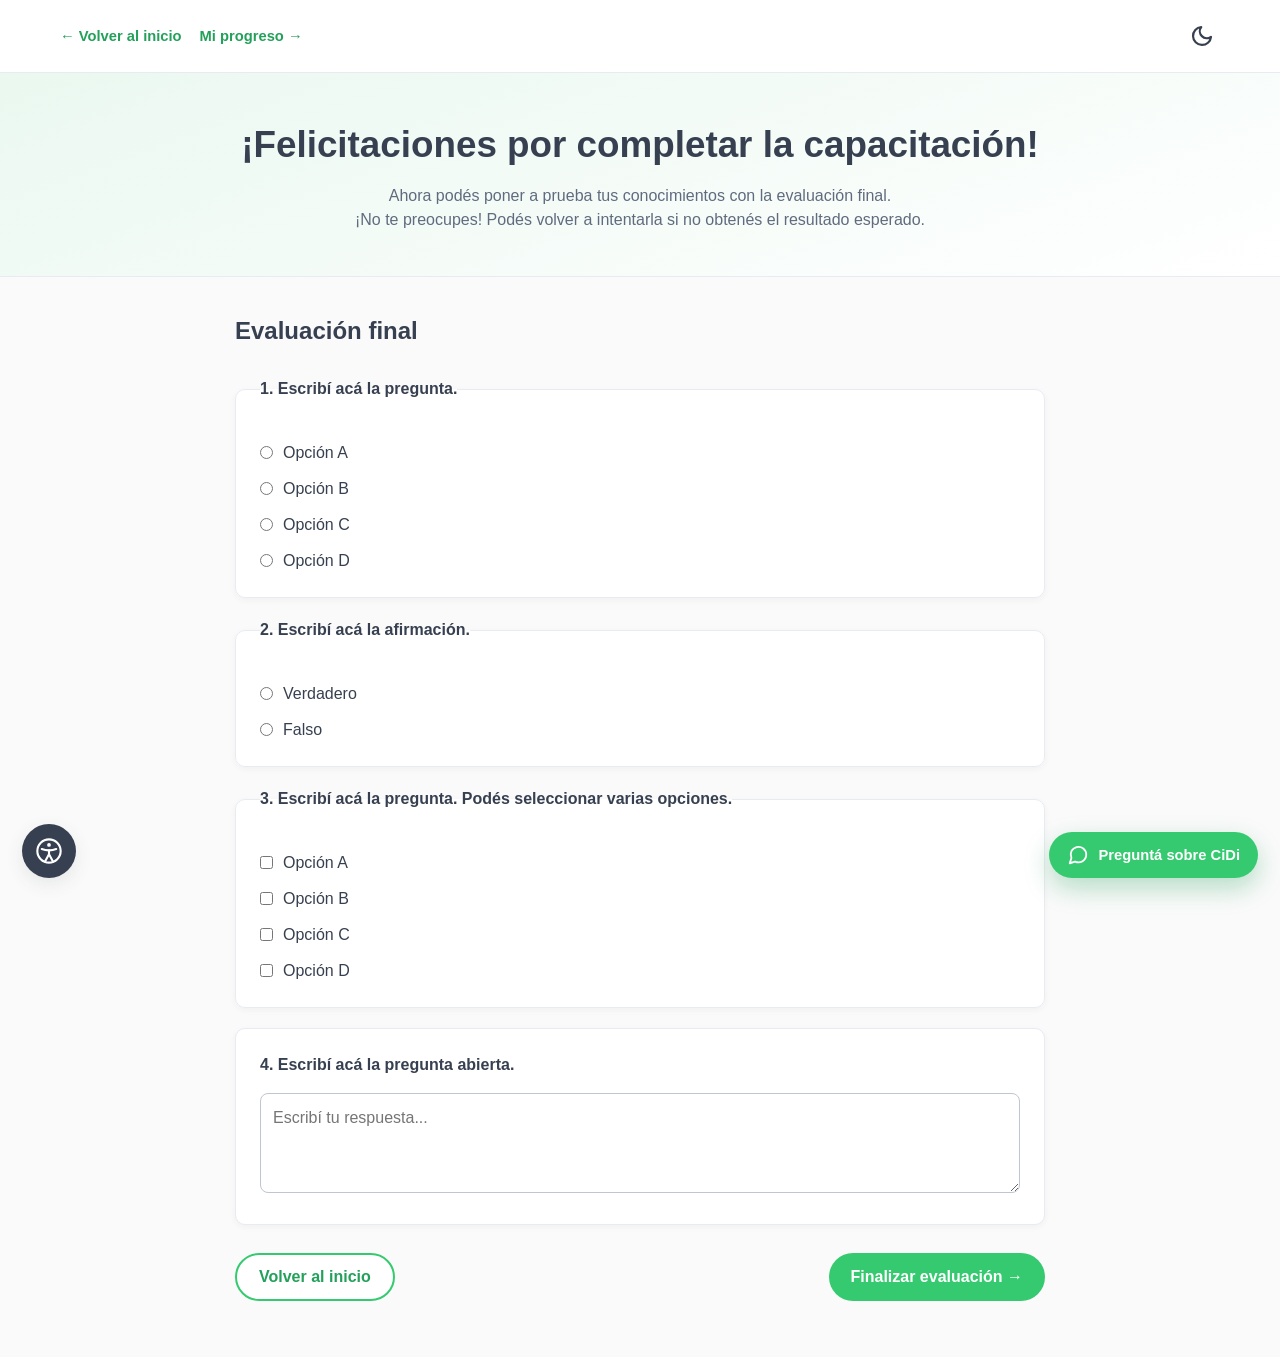
<file: modulos/modulo5-Final.html>
<!DOCTYPE html>
<html lang="es">
<head>
  <meta charset="UTF-8">
  <meta name="viewport" content="width=device-width, initial-scale=1.0">
  <title>Evaluación final · CiDi</title>
  <link rel="stylesheet" href="../styles.css">
  <script src="../tema.js"></script>
  <script src="../accesibilidad.js"></script>
  <script src="../chatbot/chatbot.js"></script>

  <style>
    .evaluacion-hero {
      background: linear-gradient(160deg, #EAF8F0, #FFFFFF);
      border-bottom: 1px solid var(--borde);
      padding: 44px 20px;
      text-align: center;
    }

    .evaluacion-hero h1 {
      font-size: clamp(1.7rem, 4vw, 2.3rem);
      margin-bottom: 12px;
    }

    .evaluacion-hero p {
      color: var(--gris);
      max-width: 680px;
      margin: 0 auto;
    }

    .evaluacion-contenido {
      width: 100%;
      max-width: 850px;
      margin: 0 auto;
      padding: 36px 20px 56px;
    }

    .pregunta {
      background: var(--blanco);
      border: 1px solid var(--borde);
      border-radius: var(--radio);
      padding: 24px;
      margin-bottom: 20px;
      box-shadow: 0 2px 6px rgba(55, 64, 80, .05);
    }

    .pregunta legend,
    .pregunta-titulo {
      display: block;
      font-weight: 700;
      margin-bottom: 16px;
    }

    .opciones {
      display: grid;
      gap: 12px;
    }

    .opcion {
      display: flex;
      align-items: flex-start;
      gap: 10px;
      cursor: pointer;
    }

    .opcion input {
      margin-top: 5px;
      accent-color: var(--verde-oscuro);
    }

    .respuesta-texto {
      width: 100%;
      min-height: 100px;
      padding: 12px;
      border: 1px solid var(--gris-claro);
      border-radius: 8px;
      font: inherit;
      resize: vertical;
    }

    .respuesta-texto:focus {
      outline: 2px solid var(--verde);
    }

    .acciones {
      display: flex;
      justify-content: space-between;
      gap: 12px;
      flex-wrap: wrap;
      margin-top: 28px;
    }

    .mensaje-final {
      display: none;
      background: var(--verde-claro);
      border-radius: var(--radio);
      padding: 28px;
      text-align: center;
    }

    .mensaje-final h2 {
      margin-bottom: 10px;
    }

    .mensaje-final p {
      margin-bottom: 20px;
    }

    @media (max-width: 600px) {
      .pregunta {
        padding: 18px;
      }
    }
  </style>
</head>

<body>

  <header class="modulo-header">
    <div class="contenedor">
      <div class="modulo-header__enlaces">
        <a class="modulo-volver" href="../index.html">
          ← Volver al inicio
        </a>
        <a class="modulo-volver" href="../dashboard.html">Mi progreso →</a>
      </div>
    </div>
  </header>

  <main>

    <!-- MENSAJE DE CIERRE -->
    <section class="evaluacion-hero">
      <h1>¡Felicitaciones por completar la capacitación!</h1>
      <p>
        Ahora podés poner a prueba tus conocimientos con la evaluación final.
        <br>
        ¡No te preocupes! Podés volver a intentarla si no obtenés el resultado esperado.
      </p>
    </section>

    <!-- EVALUACIÓN DEL APRENDIZAJE -->
    <section class="evaluacion-contenido">

      <h2 class="seccion__titulo">Evaluación final</h2>
      <p class="seccion__sub">
        <!-- Escribí acá las instrucciones para responder. -->
      </p>

      <form id="formEvaluacion">

        <!-- PREGUNTA DE OPCIÓN MÚLTIPLE -->
        <fieldset class="pregunta">
          <legend>1. Escribí acá la pregunta.</legend>

          <div class="opciones">
            <label class="opcion">
              <input type="radio" name="pregunta1" value="a" required>
              <span>Opción A</span>
            </label>

            <label class="opcion">
              <input type="radio" name="pregunta1" value="b">
              <span>Opción B</span>
            </label>

            <label class="opcion">
              <input type="radio" name="pregunta1" value="c">
              <span>Opción C</span>
            </label>

            <label class="opcion">
              <input type="radio" name="pregunta1" value="d">
              <span>Opción D</span>
            </label>
          </div>
        </fieldset>

        <!-- PREGUNTA DE VERDADERO O FALSO -->
        <fieldset class="pregunta">
          <legend>2. Escribí acá la afirmación.</legend>

          <div class="opciones">
            <label class="opcion">
              <input type="radio" name="pregunta2" value="verdadero" required>
              <span>Verdadero</span>
            </label>

            <label class="opcion">
              <input type="radio" name="pregunta2" value="falso">
              <span>Falso</span>
            </label>
          </div>
        </fieldset>

        <!-- PREGUNTA DE RESPUESTA MÚLTIPLE -->
        <fieldset class="pregunta">
          <legend>3. Escribí acá la pregunta. Podés seleccionar varias opciones.</legend>

          <div class="opciones">
            <label class="opcion">
              <input type="checkbox" name="pregunta3" value="a">
              <span>Opción A</span>
            </label>

            <label class="opcion">
              <input type="checkbox" name="pregunta3" value="b">
              <span>Opción B</span>
            </label>

            <label class="opcion">
              <input type="checkbox" name="pregunta3" value="c">
              <span>Opción C</span>
            </label>

            <label class="opcion">
              <input type="checkbox" name="pregunta3" value="d">
              <span>Opción D</span>
            </label>
          </div>
        </fieldset>

        <!-- PREGUNTA ABIERTA -->
        <div class="pregunta">
          <label class="pregunta-titulo" for="pregunta4">
            4. Escribí acá la pregunta abierta.
          </label>

          <textarea
            class="respuesta-texto"
            id="pregunta4"
            name="pregunta4"
            placeholder="Escribí tu respuesta..."
          ></textarea>
        </div>

        <!-- AGREGÁ MÁS PREGUNTAS DUPLICANDO LOS BLOQUES ANTERIORES -->

        <div class="acciones">
          <a class="btn btn-secundario" href="../index.html">
            Volver al inicio
          </a>

          <button class="btn btn-primario" type="submit" href="#mensajeFinal">
            Finalizar evaluación →
          </button>
        </div>

      </form>

      <!-- MENSAJE QUE APARECE AL FINALIZAR -->
      <section class="mensaje-final" id="mensajeFinal" aria-live="polite">
        <h2>¡Gracias por completarFSGEWGWE la evaluación!</h2>
        <p>
          <!-- Escribí acá el mensaje de cierre. -->
        </p>

        <a class="btn btn-primario" href="../index.html">
          Volver al inicio
        </a>
      </section>

    </section>

  </main>

  <script>
    const formulario = document.getElementById('formEvaluacion');
    const mensajeFinal = document.getElementById('mensajeFinal');

    formulario.addEventListener('submit', function (evento) {
      evento.preventDefault();

      if (!formulario.reportValidity()) return;

      formulario.hidden = true;
      mensajeFinal.style.display = 'block';
      mensajeFinal.scrollIntoView({
        behavior: 'smooth',
        block: 'center'
      });
    });
  </script>

</body>
</html>
</file>
<file: styles.css>
/* ============ VARIABLES DE MARCA CIDI ============ */
    :root {
      --verde: #36CA70;
      --verde-oscuro: #23A05A;
      --verde-claro: #D7F5E3;
      --tinta: #374050;          /* gris azulado principal */
      --gris: #606B7E;
      --gris-claro: #BFC5D1;
      --amarillo: #F6BD2B;
      --fondo: #FAFAFA;
      --blanco: #FFFFFF;
      --borde: #E8EBF1;
      --sombra: 0 6px 18px rgba(55, 64, 80, .10);
      --radio: 10px;
    }

    * { box-sizing: border-box; margin: 0; padding: 0; }

    html { scroll-behavior: smooth; }

    body {
      font-family: "Be Vietnam Pro", "Segoe UI", Roboto, Arial, sans-serif;
      color: var(--tinta);
      background: var(--fondo);
      line-height: 1.5;
      min-height: 100vh;
      display: flex;
      flex-direction: column;
    }

    a { color: var(--verde-oscuro); text-decoration: none; }
    a:hover { text-decoration: underline; }

    .contenedor {
      width: 100%;
      max-width: 1200px;
      margin: 0 auto;
      padding: 0 20px;
    }

    /* ============ HEADER ============ */
    .header {
      background: var(--blanco);
      border-bottom: 1px solid var(--borde);
      position: sticky;
      top: 0;
      z-index: 50;
    }

    .header__inner {
      display: flex;
      align-items: center;
      justify-content: space-between;
      gap: 16px;
      padding: 12px 0;
    }

    .logo {
      display: flex;
      align-items: center;
      gap: 12px;
    }

    .logo__marca { display: flex; flex-direction: column; line-height: 1.15; }
    .logo__nombre { font-size: 1.25rem; font-weight: 700; letter-spacing: .2px; }
    .logo__sub { font-size: .72rem; color: var(--gris); text-transform: uppercase; letter-spacing: 1.5px; }

    .header__acciones {
      display: flex;
      align-items: center;
      gap: 14px;
    }

    .icono-buscar { background: none; border: 0; cursor: pointer; color: var(--tinta); padding: 6px; }
    .icono-buscar:hover { color: var(--verde-oscuro); }

    .icono-tema {
      background: none;
      border: 0;
      cursor: pointer;
      color: var(--tinta);
      padding: 6px;
      display: inline-flex;
      align-items: center;
      justify-content: center;
    }
    .icono-tema:hover { color: var(--verde-oscuro); }
    .icono-tema__sol { display: none; }
    :root[data-tema="oscuro"] .icono-tema__luna { display: none; }
    :root[data-tema="oscuro"] .icono-tema__sol { display: block; }

    .btn {
      display: inline-flex;
      align-items: center;
      justify-content: center;
      gap: 8px;
      padding: 10px 22px;
      border-radius: 40px;
      border: 0;
      font: inherit;
      font-weight: 600;
      cursor: pointer;
      transition: background .15s ease, transform .1s ease;
    }
    .btn:active { transform: scale(.98); }

    .btn-primario {
      background: var(--verde);
      color: #fff;
    }
    .btn-primario:hover {
      background: var(--verde-oscuro);
      text-decoration: none;
    }

    .btn-secundario {
      background: #fff;
      color: var(--verde-oscuro);
      border: 2px solid var(--verde);
    }
    .btn-secundario:hover { background: var(--verde-claro); text-decoration: none; }

    .btn-amarillo {
      background: var(--amarillo);
      color: var(--tinta);
    }
    .btn-amarillo:hover { background: #E5A91C; text-decoration: none; }

    /* ============ NAV ============ */
    .nav {
      background: var(--tinta);
    }
    .nav__menu {
      display: flex;
      list-style: none;
      overflow-x: auto;
      gap: 4px;
      padding: 0;
    }
    .nav__menu a {
      display: block;
      color: #fff;
      font-size: .92rem;
      padding: 12px 16px;
      white-space: nowrap;
      border-bottom: 3px solid transparent;
    }
    .nav__menu a:hover { background: rgba(255,255,255,.08); text-decoration: none; border-color: var(--verde); }
    .nav__menu .activo { border-color: var(--verde); font-weight: 600; }

    /* ============ HERO BUSQUEDA ============ */
    .hero {
      background: linear-gradient(160deg, #EAF8F0 0%, #FFFFFF 60%);
      border-bottom: 1px solid var(--borde);
    }
    .hero__inner { padding: 56px 20px 48px; text-align: center; }
    .hero__etiqueta {
      display: inline-block;
      background: var(--verde-claro);
      color: var(--verde-oscuro);
      font-size: .8rem;
      font-weight: 700;
      letter-spacing: 1px;
      text-transform: uppercase;
      padding: 6px 14px;
      border-radius: 40px;
      margin-bottom: 16px;
    }
    .hero h1 { font-size: clamp(1.6rem, 4vw, 2.4rem); color: var(--tinta); margin-bottom: 8px; }
    .hero p { color: var(--gris); max-width: 640px; margin: 0 auto 24px; }

    .buscador {
      max-width: 620px;
      margin: 0 auto;
      display: flex;
      background: var(--blanco);
      border: 2px solid var(--verde);
      border-radius: 40px;
      overflow: hidden;
      box-shadow: var(--sombra);
    }
    .buscador input {
      flex: 1;
      border: 0;
      padding: 14px 20px;
      font: inherit;
      outline: none;
    }
    .buscador .btn {
      border-radius: 40px;
      margin: 4px;
    }

    .mas-buscado { margin-top: 20px; color: var(--gris); font-size: .9rem; }
    .mas-buscado a {
      display: inline-flex;
      align-items: center;
      gap: 6px;
      margin: 4px;
      padding: 5px 12px;
      background: var(--blanco);
      border: 1px solid var(--gris-claro);
      border-radius: 30px;
      color: var(--tinta);
      font-size: .82rem;
    }
    .mas-buscado a:hover { border-color: var(--verde); color: var(--verde-oscuro); background: var(--verde-claro); text-decoration: none; }

    /* ============ BANNER ============ */
    .banner {
      background: linear-gradient(120deg, var(--tinta) 0%, #4A5A74 100%);
      color: #fff;
    }
    .banner__inner {
      display: flex;
      align-items: center;
      justify-content: space-between;
      gap: 20px;
      flex-wrap: wrap;
      padding: 28px 20px;
    }
    .banner h2 { font-size: 1.3rem; margin-bottom: 4px; }
    .banner p { color: #C9D2E0; }

    /* ============ SECCIONES ============ */
    .seccion { padding: 44px 0; }
    .seccion--blanca { background: var(--blanco); border-top: 1px solid var(--borde); border-bottom: 1px solid var(--borde); }
    .seccion__titulo { font-size: 1.5rem; color: var(--tinta); margin-bottom: 6px; }
    .seccion__sub { color: var(--gris); margin-bottom: 28px; max-width: 720px; }

    .rejilla { display: grid; gap: 20px; }
    .rejilla--3 { grid-template-columns: repeat(3, 1fr); }
    .rejilla--2 { grid-template-columns: repeat(2, 1fr); }

    @media (max-width: 900px) {
      .rejilla--3 { grid-template-columns: 1fr 1fr; }
    }
    @media (max-width: 640px) {
      .rejilla--3, .rejilla--2 { grid-template-columns: 1fr; }
    }

    /* ============ TARJETAS ============ */
    .tarjeta {
      background: var(--blanco);
      border: 1px solid var(--borde);
      border-radius: var(--radio);
      padding: 24px;
      box-shadow: 0 2px 6px rgba(55,64,80,.05);
      transition: transform .15s ease, box-shadow .15s ease;
    }
    .tarjeta:hover {
      transform: translateY(-3px);
      box-shadow: var(--sombra);
      border-color: var(--verde);
    }

    .tarjeta__icono {
      width: 52px;
      height: 52px;
      border-radius: 12px;
      background: var(--verde-claro);
      color: var(--verde-oscuro);
      display: flex;
      align-items: center;
      justify-content: center;
      margin-bottom: 16px;
    }
    .tarjeta h3 { font-size: 1.05rem; margin-bottom: 8px; }
    .tarjeta p { color: var(--gris); font-size: .92rem; }
    .tarjeta a.enlace {
      display: inline-block;
      margin-top: 14px;
      font-weight: 600;
      font-size: .9rem;
    }

    .tarjeta--tramite { border-top: 4px solid var(--amarillo); }
    .tarjeta--tramite:nth-child(3n+2) { border-top-color: var(--verde); }
    .tarjeta--tramite:nth-child(3n) { border-top-color: var(--amarillo); }

    .tarjeta--resumen { display: flex; align-items: flex-start; gap: 14px; padding: 20px; }
    .tarjeta--resumen .punto {
      flex: 0 0 34px;
      height: 34px;
      border-radius: 50%;
      background: var(--verde);
      color: #fff;
      font-weight: 700;
      display: flex;
      align-items: center;
      justify-content: center;
    }

    /* ============ PASOS ============ */
    .pasos { counter-reset: paso; display: grid; gap: 16px; }
    .paso {
      background: var(--blanco);
      border: 1px solid var(--borde);
      border-radius: var(--radio);
      padding: 20px 22px 20px 70px;
      position: relative;
    }
    .paso::before {
      counter-increment: paso;
      content: counter(paso);
      position: absolute;
      left: 20px;
      top: 20px;
      width: 34px;
      height: 34px;
      border-radius: 50%;
      background: var(--verde-claro);
      color: var(--verde-oscuro);
      font-weight: 700;
      display: flex;
      align-items: center;
      justify-content: center;
    }
    .paso h3 { font-size: 1rem; margin-bottom: 4px; }
    .paso p { color: var(--gris); font-size: .9rem; }

    /* ============ COLUMNAS AYUDAS ============ */
    .ayuda {
      background: var(--blanco);
      border: 1px solid var(--borde);
      border-left: 5px solid var(--verde);
      border-radius: var(--radio);
      padding: 24px;
    }
    .ayuda h3 { font-size: 1.05rem; margin-bottom: 6px; }
    .ayuda p { color: var(--gris); font-size: .92rem; margin-bottom: 12px; }

    /* ============ FOOTER ============ */
    .footer { background: var(--tinta); color: #C9D2E0; margin-top: auto; }
    .footer__inner {
      display: flex;
      justify-content: space-between;
      gap: 24px;
      flex-wrap: wrap;
      padding: 32px 20px;
    }
    .footer h4 { color: #fff; font-size: .95rem; margin-bottom: 10px; }
    .footer ul { list-style: none; }
    .footer a { color: #C9D2E0; font-size: .9rem; display: block; padding: 3px 0; }
    .footer a:hover { color: var(--verde); }
    .footer__bottom {
      border-top: 1px solid rgba(255,255,255,.12);
      padding: 16px 20px;
      text-align: center;
      font-size: .8rem;
      color: #8D99AB;
    }

    
/* ============ PÁGINAS DE MÓDULOS ============ */

.pagina-modulo {
  flex: 1;
}

.modulo-header {
  background: var(--blanco);
  border-bottom: 1px solid var(--borde);
  padding: 18px 0;
}

.modulo-header__inner {
  display: flex;
  align-items: center;
  justify-content: space-between;
  gap: 16px;
}

.modulo-header__enlaces {
  display: flex;
  flex-wrap: wrap;
  align-items: center;
  gap: 8px 18px;
}

.modulo-volver {
  display: inline-flex;
  align-items: center;
  gap: 8px;
  font-weight: 600;
  font-size: 0.92rem;
}

.modulo-hero {
  background: linear-gradient(160deg, #EAF8F0 0%, #FFFFFF 75%);
  border-bottom: 1px solid var(--borde);
  padding: 48px 20px;
}

.modulo-hero__contenido {
  max-width: 900px;
  margin: 0 auto;
}

.modulo-etiqueta {
  display: inline-block;
  background: var(--verde-claro);
  color: var(--verde-oscuro);
  padding: 6px 14px;
  border-radius: 40px;
  font-size: 0.8rem;
  font-weight: 700;
  text-transform: uppercase;
  letter-spacing: 1px;
  margin-bottom: 14px;
}

.modulo-hero h1 {
  font-size: clamp(1.8rem, 4vw, 2.5rem);
  margin-bottom: 12px;
  line-height: 1.25;
}

.modulo-hero p {
  color: var(--gris);
  max-width: 700px;
}

.modulo-contenido {
  width: 100%;
  max-width: 900px;
  margin: 0 auto;
  padding: 36px 20px 56px;
}

.modulo-bloque {
  background: var(--blanco);
  border: 1px solid var(--borde);
  border-radius: var(--radio);
  padding: 26px;
  margin-bottom: 22px;
  box-shadow: 0 2px 6px rgba(55, 64, 80, 0.05);
}

.modulo-bloque h2 {
  font-size: 1.25rem;
  margin-bottom: 12px;
}

.modulo-bloque h3 {
  font-size: 1.05rem;
  margin: 20px 0 8px;
}

.modulo-bloque p {
  color: var(--gris);
  margin-bottom: 12px;
}

.modulo-bloque ul,
.modulo-bloque ol {
  padding-left: 24px;
  margin: 12px 0;
}

.modulo-bloque ol.pasos {
  list-style: none;
  padding-left: 0;
}

.modulo-bloque li {
  margin-bottom: 8px;
}

.modulo-recurso {
  background: var(--verde-claro);
  border-radius: var(--radio);
  padding: 18px;
  margin-top: 16px;
}

.modulo-recurso p {
  margin-bottom: 12px;
}

.modulo-video {
  width: 100%;
  aspect-ratio: 16 / 9;
  border: 0;
  border-radius: var(--radio);
  background: #EEF1F5;
  margin-top: 12px;
}

.modulo-navegacion {
  display: flex;
  justify-content: space-between;
  align-items: center;
  gap: 12px;
  flex-wrap: wrap;
  margin-top: 30px;
}

@media (max-width: 640px) {
  .modulo-hero {
    padding: 34px 20px;
  }

  .modulo-contenido {
    padding: 24px 16px 40px;
  }

  .modulo-bloque {
    padding: 20px;
  }
}


.video-contenedor {
  width: 100%;
  max-width: 900px;
  margin: 24px auto;
}

/* ============ QUIZ / VERIFICACIÓN ============ */
.quiz-form { margin-top: 16px; }
.quiz-question {
  border: 1px solid var(--borde);
  border-radius: var(--radio);
  padding: 16px 18px;
  margin: 0 0 14px;
}
.quiz-question legend {
  font-weight: 700;
  padding: 0 6px;
  color: var(--tinta);
}
.quiz-option {
  display: flex;
  align-items: center;
  gap: 10px;
  padding: 10px 12px;
  margin-top: 8px;
  border: 1px solid var(--borde);
  border-radius: 8px;
  cursor: pointer;
}
.quiz-option:hover { border-color: var(--verde-oscuro); background: var(--verde-claro); }
.quiz-option:has(input:checked) { border-color: var(--verde-oscuro); background: var(--verde-claro); }
.quiz-option input { accent-color: var(--verde-oscuro); }
.quiz-actions { display: flex; gap: 12px; flex-wrap: wrap; margin-top: 18px; }
.quiz-validation {
  margin-top: 12px;
  padding: 12px 14px;
  border-radius: 8px;
  background: #FDECEA;
  color: #8A1F11;
  border: 1px solid #F5C2C7;
}
.quiz-results {
  margin-top: 20px;
  padding: 18px;
  border: 1px solid var(--borde);
  border-radius: var(--radio);
  background: #F7FBF8;
}
.quiz-score { font-weight: 700; margin: 6px 0 12px; color: var(--tinta); }
.quiz-feedback { list-style: none; padding: 0; margin: 0; display: grid; gap: 8px; }
.quiz-item { padding: 10px 12px; border-radius: 8px; }
.quiz-item--ok { background: var(--verde-claro); color: #145A33; }
.quiz-item--error { background: #FDECEA; color: #8A1F11; }

:root[data-tema="oscuro"] .quiz-results { background: #1E2532; }
:root[data-tema="oscuro"] .quiz-item--ok { color: #D7F5E3; }
:root[data-tema="oscuro"] .quiz-validation,
:root[data-tema="oscuro"] .quiz-item--error { background: #3A2024; color: #FFD7D2; border-color: #5A2C33; }

.video-contenedor video {
  display: block;
  width: 100%;
  height: auto;
  border-radius: 10px;
}

.video-contenedor audio {
  display: block;
  width: 100%;
}

.modulo-recurso__imagen {
 display: block;
  max-width: 100%;
  height: auto;
  margin: 0 auto;
}

/* ============ CARRUSEL ============ */
.carrusel {
  position: relative;
  margin-top: 18px;
}

.carrusel__viewport {
  overflow: hidden;
  border: 1px solid var(--borde);
  border-radius: var(--radio);
  background: #EEF1F5;
}

.carrusel__track {
  display: flex;
  transition: transform .35s ease;
}

.carrusel__slide {
  flex: 0 0 100%;
  aspect-ratio: 1600 / 768;
  margin: 0;
}

.carrusel__slide img {
  display: block;
  width: 100%;
  height: 100%;
  object-fit: contain;
}

.carrusel__imagen {
  cursor: zoom-in;
  transition: filter .15s ease;
}

.carrusel__imagen:hover { filter: brightness(.94); }

.carrusel__imagen:focus-visible {
  outline: 3px solid var(--verde);
  outline-offset: -3px;
}

/* ============ LIGHTBOX ============ */
.lightbox {
  position: fixed;
  inset: 0;
  z-index: 100;
  display: none;
  align-items: center;
  justify-content: center;
  gap: 16px;
  padding: 24px;
  background: rgba(20, 25, 33, .92);
}

.lightbox.abierto { display: flex; }

.lightbox__figura {
  display: flex;
  flex-direction: column;
  align-items: center;
  gap: 10px;
  max-width: min(1200px, 100%);
  max-height: 100%;
  margin: 0;
}

.lightbox__imagen {
  display: block;
  max-width: 100%;
  max-height: calc(100vh - 100px);
  object-fit: contain;
  border-radius: 8px;
  background: #fff;
}

.lightbox__contador {
  color: #C9D2E0;
  font-size: .85rem;
  font-weight: 600;
}

.lightbox__cerrar {
  position: absolute;
  top: 16px;
  right: 16px;
  width: 44px;
  height: 44px;
  border: 0;
  border-radius: 50%;
  background: rgba(255, 255, 255, .14);
  color: #fff;
  display: flex;
  align-items: center;
  justify-content: center;
  cursor: pointer;
}

.lightbox__cerrar:hover { background: rgba(255, 255, 255, .28); }

.lightbox__btn {
  flex: 0 0 auto;
  width: 48px;
  height: 48px;
  border: 0;
  border-radius: 50%;
  background: rgba(255, 255, 255, .14);
  color: #fff;
  display: flex;
  align-items: center;
  justify-content: center;
  cursor: pointer;
  transition: background .15s ease;
}

.lightbox__btn:hover { background: var(--verde-oscuro); }

.lightbox__cerrar:focus-visible,
.lightbox__btn:focus-visible {
  outline: 3px solid var(--verde);
  outline-offset: 2px;
}

.carrusel__btn {
  position: absolute;
  top: 50%;
  transform: translateY(-50%);
  width: 44px;
  height: 44px;
  border: 0;
  border-radius: 50%;
  background: rgba(55, 64, 80, .75);
  color: #fff;
  display: flex;
  align-items: center;
  justify-content: center;
  cursor: pointer;
  z-index: 2;
  transition: background .15s ease;
}

.carrusel__btn:hover { background: var(--verde-oscuro); }

.carrusel__btn:focus-visible {
  outline: 3px solid var(--verde);
  outline-offset: 2px;
}

.carrusel__btn--prev { left: 12px; }
.carrusel__btn--next { right: 12px; }

.carrusel__pie {
  display: flex;
  align-items: center;
  justify-content: space-between;
  gap: 16px;
  flex-wrap: wrap;
  margin-top: 12px;
}

.carrusel__dots {
  display: flex;
  flex-wrap: wrap;
  gap: 8px;
}

.carrusel__dot {
  width: 10px;
  height: 10px;
  padding: 0;
  border: 0;
  border-radius: 50%;
  background: var(--gris-claro);
  cursor: pointer;
  transition: background .15s ease, transform .15s ease;
}

.carrusel__dot:hover { background: var(--verde); }

.carrusel__dot.activo {
  background: var(--verde);
  transform: scale(1.3);
}

.carrusel__contador {
  font-size: .85rem;
  font-weight: 600;
  color: var(--gris);
}

@media (max-width: 640px) {
  .carrusel__btn {
    width: 38px;
    height: 38px;
  }

  .carrusel__btn--prev { left: 8px; }
  .carrusel__btn--next { right: 8px; }

  .lightbox {
    gap: 6px;
    padding: 12px;
  }

  .lightbox__btn {
    width: 40px;
    height: 40px;
  }

  .lightbox__imagen { max-height: calc(100vh - 90px); }
}
/* ============ DASHBOARD DE RESPUESTAS ============ */
.dashboard-stats {
  display: grid;
  grid-template-columns: repeat(4, minmax(0, 1fr));
  gap: 16px;
  margin-top: 18px;
}

.dashboard-stat {
  background: var(--blanco);
  border: 1px solid var(--borde);
  border-radius: var(--radio);
  padding: 18px;
  box-shadow: var(--sombra);
}

.dashboard-stat__valor {
  font-size: 1.75rem;
  font-weight: 700;
  color: var(--verde-oscuro);
}

.dashboard-stat__etiqueta {
  color: var(--gris);
  font-size: .86rem;
}

.dashboard-modulos {
  display: grid;
  grid-template-columns: repeat(2, minmax(0, 1fr));
  gap: 16px;
  margin-top: 18px;
}

.dashboard-modulo {
  background: var(--blanco);
  border: 1px solid var(--borde);
  border-radius: var(--radio);
  padding: 18px;
  box-shadow: var(--sombra);
}

.dashboard-modulo__titulo { font-size: 1.05rem; }
.dashboard-modulo__detalle { color: var(--gris); font-size: .9rem; margin: 6px 0 12px; }

.dashboard-barra {
  height: 10px;
  border-radius: 99px;
  background: var(--borde);
  overflow: hidden;
}

.dashboard-barra span {
  display: block;
  height: 100%;
  background: var(--verde);
  border-radius: 99px;
}

.dashboard-controles {
  display: flex;
  flex-wrap: wrap;
  align-items: flex-end;
  gap: 12px;
  margin: 16px 0;
}

.dashboard-controles label {
  display: flex;
  flex-direction: column;
  gap: 6px;
  font-size: .9rem;
  font-weight: 600;
}

.dashboard-controles select {
  font: inherit;
  padding: 10px 12px;
  min-width: 220px;
  color: var(--tinta);
  background: var(--blanco);
  border: 1px solid var(--borde);
  border-radius: 8px;
}

.dashboard-estado { color: var(--gris); font-size: .9rem; margin-bottom: 12px; }
.dashboard-historial { display: flex; flex-direction: column; gap: 12px; }

.dashboard-intento {
  background: var(--blanco);
  border: 1px solid var(--borde);
  border-radius: var(--radio);
  box-shadow: var(--sombra);
}

.dashboard-intento summary {
  cursor: pointer;
  padding: 16px 18px;
  display: flex;
  flex-wrap: wrap;
  align-items: center;
  justify-content: space-between;
  gap: 8px 16px;
  font-weight: 600;
}

.dashboard-intento__fecha { color: var(--gris); font-size: .85rem; font-weight: 400; }

.dashboard-intento__puntaje {
  background: var(--verde-claro);
  color: var(--verde-oscuro);
  padding: 4px 12px;
  border-radius: 40px;
  font-size: .9rem;
}

.dashboard-respuestas {
  list-style: none;
  padding: 0 18px 18px;
  display: flex;
  flex-direction: column;
  gap: 8px;
}

.dashboard-respuestas li { border: 1px solid transparent; }
.dashboard-respuestas strong { display: block; }
.dashboard-respuestas span { display: block; font-size: .9rem; color: var(--gris); }

.dashboard-vacio {
  padding: 24px;
  text-align: center;
  color: var(--gris);
  border: 1px dashed var(--borde);
  border-radius: var(--radio);
}

@media (max-width: 900px) {
  .dashboard-stats { grid-template-columns: repeat(2, minmax(0, 1fr)); }
  .dashboard-modulos { grid-template-columns: 1fr; }
}

@media (max-width: 520px) {
  .dashboard-stats { grid-template-columns: 1fr; }
  .dashboard-controles select { width: 100%; }
  .dashboard-intento summary { flex-direction: column; align-items: flex-start; }
}

/* ============ MODO OSCURO ============ */
:root[data-tema="oscuro"] {
  --verde: #36CA70;
  --verde-oscuro: #63E6A0;
  --verde-claro: #143A26;
  --tinta: #E7EBF2;
  --gris: #A9B2C1;
  --gris-claro: #465062;
  --fondo: #10141B;
  --blanco: #1A1F29;
  --borde: #2B3340;
  --sombra: 0 6px 18px rgba(0, 0, 0, .5);
  color-scheme: dark;
}

body { transition: background-color .2s ease, color .2s ease; }

:root[data-tema="oscuro"] .header { background: #151A22; }

:root[data-tema="oscuro"] .nav,
:root[data-tema="oscuro"] .footer { background: #0B0E13; }

:root[data-tema="oscuro"] .banner {
  background: linear-gradient(120deg, #0B0E13 0%, #1E2A36 100%);
}

:root[data-tema="oscuro"] .hero,
:root[data-tema="oscuro"] .evaluacion-hero {
  background: linear-gradient(160deg, #143324 0%, var(--fondo) 70%);
}

:root[data-tema="oscuro"] .modulo-hero {
  background: linear-gradient(160deg, #143324 0%, var(--fondo) 75%);
}

:root[data-tema="oscuro"] .btn-secundario {
  background: var(--blanco);
  color: var(--verde-oscuro);
}
:root[data-tema="oscuro"] .btn-secundario:hover { background: var(--verde-claro); }
:root[data-tema="oscuro"] .btn-amarillo { color: #1A1F29; }

:root[data-tema="oscuro"] .buscador input {
  background: transparent;
  color: var(--tinta);
}

:root[data-tema="oscuro"] .modulo-video,
:root[data-tema="oscuro"] .carrusel__viewport,
:root[data-tema="oscuro"] .lightbox__imagen { background: #0D1117; }

:root[data-tema="oscuro"] .respuesta-texto {
  background: var(--blanco);
  color: var(--tinta);
  border-color: var(--gris-claro);
}

:root[data-tema="oscuro"] .hero__etiqueta,
:root[data-tema="oscuro"] .modulo-etiqueta { color: var(--verde-oscuro); }

/* ============ ACCESIBILIDAD ============ */
:focus-visible {
  outline: 3px solid var(--verde);
  outline-offset: 2px;
}

.saltar-contenido {
  position: fixed;
  top: 10px;
  left: 10px;
  z-index: 200;
  padding: 12px 18px;
  background: var(--verde);
  color: #fff;
  font-weight: 700;
  border-radius: 8px;
  transform: translateY(-160%);
  transition: transform .15s ease;
}

.saltar-contenido:focus {
  transform: translateY(0);
  text-decoration: none;
}

.a11y-flotante {
  position: fixed;
  left: 22px;
  bottom: 22px;
  z-index: 60;
  width: 54px;
  height: 54px;
  border: 0;
  border-radius: 50%;
  display: flex;
  align-items: center;
  justify-content: center;
  background: var(--tinta);
  color: var(--blanco);
  cursor: pointer;
  box-shadow: var(--sombra);
}

.a11y-flotante:hover {
  background: var(--verde-oscuro);
  color: var(--blanco);
}

.a11y-panel {
  position: fixed;
  left: 22px;
  bottom: 86px;
  z-index: 61;
  width: min(340px, calc(100vw - 44px));
  max-height: calc(100vh - 118px);
  overflow-y: auto;
  padding: 18px;
  background: var(--blanco);
  color: var(--tinta);
  border: 1px solid var(--borde);
  border-radius: 14px;
  box-shadow: var(--sombra);
  display: none;
}

.a11y-panel.abierto { display: block; }

.a11y-panel__cabecera {
  display: flex;
  align-items: center;
  justify-content: space-between;
  gap: 12px;
  margin-bottom: 6px;
}

.a11y-panel h2 { font-size: 1.1rem; }

.a11y-panel__cerrar {
  display: flex;
  align-items: center;
  justify-content: center;
  padding: 4px;
  border: 0;
  border-radius: 6px;
  background: none;
  color: var(--tinta);
  cursor: pointer;
}

.a11y-panel__cerrar:hover { color: var(--verde-oscuro); }

.a11y-seccion {
  padding: 14px 0;
  border-top: 1px solid var(--borde);
}

.a11y-seccion h3 {
  margin-bottom: 10px;
  color: var(--gris);
  font-size: .82rem;
  letter-spacing: .6px;
  text-transform: uppercase;
}

.a11y-seccion h3 label { cursor: pointer; }

.a11y-fila {
  display: flex;
  align-items: center;
  gap: 10px;
  flex-wrap: wrap;
}

.a11y-valor {
  min-width: 56px;
  text-align: center;
  font-weight: 700;
  font-variant-numeric: tabular-nums;
}

.a11y-opcion {
  padding: 8px 14px;
  border: 1px solid var(--borde);
  border-radius: 8px;
  background: var(--fondo);
  color: var(--tinta);
  font: inherit;
  font-size: .9rem;
  font-weight: 600;
  cursor: pointer;
}

.a11y-opcion:hover { border-color: var(--verde); }

.a11y-opcion[aria-pressed="true"] {
  background: var(--verde-claro);
  border-color: var(--verde);
  color: var(--verde-oscuro);
}

.a11y-opcion:disabled {
  opacity: .45;
  cursor: not-allowed;
}

.a11y-opcion--texto {
  min-width: 48px;
  font-size: 1rem;
}

.a11y-enlace {
  margin-top: 10px;
  padding: 0;
  border: 0;
  background: none;
  color: var(--verde-oscuro);
  font: inherit;
  font-size: .85rem;
  font-weight: 600;
  text-decoration: underline;
  cursor: pointer;
}

.a11y-select {
  width: 100%;
  padding: 9px 10px;
  border: 1px solid var(--borde);
  border-radius: 8px;
  background: var(--fondo);
  color: var(--tinta);
  font: inherit;
  font-size: .92rem;
}

.a11y-nota {
  margin-bottom: 10px;
  color: var(--gris);
  font-size: .85rem;
}

.a11y-estado {
  min-height: 1.2em;
  margin-top: 8px;
  color: var(--gris);
  font-size: .82rem;
}

.a11y-panel [hidden] { display: none !important; }

/* ============ PALETAS PARA DALTONISMO ============ */
:root[data-vision="protanopia"],
:root[data-vision="deuteranopia"] {
  --verde: #0072B2;
  --verde-oscuro: #005F94;
  --verde-claro: #DCEBF7;
  --amarillo: #E69F00;
}

:root[data-vision="protanopia"][data-tema="oscuro"],
:root[data-vision="deuteranopia"][data-tema="oscuro"] {
  --verde: #3FA7DF;
  --verde-oscuro: #8FD0F5;
  --verde-claro: #103248;
  --amarillo: #F2C14E;
}

:root[data-vision="tritanopia"] {
  --verde: #CC79A7;
  --verde-oscuro: #9C4E7C;
  --verde-claro: #F4E1EC;
  --amarillo: #56B4E9;
}

:root[data-vision="tritanopia"][data-tema="oscuro"] {
  --verde: #D98BB8;
  --verde-oscuro: #F0B8D6;
  --verde-claro: #3A1E2D;
  --amarillo: #6FC3EF;
}

:root[data-vision="protanopia"] .logo svg rect:first-child,
:root[data-vision="deuteranopia"] .logo svg rect:first-child,
:root[data-vision="tritanopia"] .logo svg rect:first-child {
  fill: var(--verde);
}

/* ============ ALTO CONTRASTE ============ */
:root[data-contraste="alto"] {
  --verde: #FFD400;
  --verde-oscuro: #FFE066;
  --verde-claro: #000000;
  --tinta: #FFFFFF;
  --gris: #F2F2F2;
  --gris-claro: #FFFFFF;
  --amarillo: #FFD400;
  --fondo: #000000;
  --blanco: #000000;
  --borde: #FFFFFF;
  --sombra: none;
  color-scheme: dark;
}

:root[data-contraste="alto"] body {
  background: #000000;
  color: #FFFFFF;
}

:root[data-contraste="alto"] .header,
:root[data-contraste="alto"] .modulo-header,
:root[data-contraste="alto"] .nav,
:root[data-contraste="alto"] .footer,
:root[data-contraste="alto"] .banner,
:root[data-contraste="alto"] .a11y-panel,
:root[data-contraste="alto"] .tarjeta,
:root[data-contraste="alto"] .paso,
:root[data-contraste="alto"] .ayuda,
:root[data-contraste="alto"] .modulo-bloque,
:root[data-contraste="alto"] .dashboard-stat,
:root[data-contraste="alto"] .dashboard-modulo,
:root[data-contraste="alto"] .dashboard-intento,
:root[data-contraste="alto"] .pregunta {
  background: #000000;
  border-color: #FFFFFF;
  box-shadow: none;
}

:root[data-contraste="alto"] .hero,
:root[data-contraste="alto"] .modulo-hero,
:root[data-contraste="alto"] .evaluacion-hero {
  background: #000000;
  border-color: #FFFFFF;
}

:root[data-contraste="alto"] a,
:root[data-contraste="alto"] .a11y-enlace {
  color: #FFD400;
  text-decoration: underline;
}

:root[data-contraste="alto"] .btn-primario,
:root[data-contraste="alto"] .btn-amarillo,
:root[data-contraste="alto"] .saltar-contenido {
  background: #FFD400;
  color: #000000;
}

:root[data-contraste="alto"] .btn-secundario {
  background: #000000;
  color: #FFD400;
  border-color: #FFD400;
}

:root[data-contraste="alto"] .nav__menu a { color: #FFFFFF; }
:root[data-contraste="alto"] .nav__menu a:hover { background: #FFD400; color: #000000; }
:root[data-contraste="alto"] .footer a { color: #FFFFFF; }
:root[data-contraste="alto"] .footer a:hover { color: #FFD400; }

:root[data-contraste="alto"] .buscador {
  background: #000000;
  border-color: #FFD400;
}

:root[data-contraste="alto"] .buscador input,
:root[data-contraste="alto"] .respuesta-texto,
:root[data-contraste="alto"] .dashboard-controles select,
:root[data-contraste="alto"] .a11y-opcion,
:root[data-contraste="alto"] .a11y-select {
  background: #000000;
  color: #FFFFFF;
  border-color: #FFFFFF;
}

:root[data-contraste="alto"] .dashboard-intento__puntaje,
:root[data-contraste="alto"] .dashboard-barra span {
  background: #FFD400;
  color: #000000;
}

:root[data-contraste="alto"] .dashboard-respuestas span { color: #FFFFFF; }

:root[data-contraste="alto"] .a11y-opcion[aria-pressed="true"] {
  background: #FFD400;
  color: #000000;
  border-color: #FFD400;
}

:root[data-contraste="alto"] .modulo-video,
:root[data-contraste="alto"] .carrusel__viewport,
:root[data-contraste="alto"] .lightbox__imagen {
  background: #000000;
}

:root[data-contraste="alto"] .icono-tema,
:root[data-contraste="alto"] .icono-buscar,
:root[data-contraste="alto"] .modulo-volver {
  color: #FFD400;
}

:root[data-contraste="alto"] .tarjeta:hover,
:root[data-contraste="alto"] .tarjeta__icono {
  border-color: #FFD400;
  color: #FFD400;
}

@media (max-width: 380px) {
  .a11y-flotante {
    width: 50px;
    height: 50px;
    left: 16px;
    bottom: 16px;
  }

  .a11y-panel {
    left: 16px;
    bottom: 76px;
    max-height: calc(100vh - 104px);
  }
}

/* ============ BUSCADOR DE MATERIAL ============ */
.sr-only {
  position: absolute;
  width: 1px;
  height: 1px;
  padding: 0;
  margin: -1px;
  overflow: hidden;
  clip: rect(0, 0, 0, 0);
  white-space: nowrap;
  border: 0;
}
body.modal-abierto { overflow: hidden; }
.buscador-modal {
  position: fixed;
  inset: 0;
  z-index: 2000;
  display: flex;
  align-items: flex-start;
  justify-content: center;
  padding: 8vh 16px 24px;
}
.buscador-modal[hidden] { display: none; }
.buscador-modal__overlay {
  position: absolute;
  inset: 0;
  background: rgba(55, 64, 80, .55);
}
.buscador-modal__panel {
  position: relative;
  width: 100%;
  max-width: 720px;
  background: var(--blanco);
  border-radius: 14px;
  box-shadow: 0 18px 40px rgba(55, 64, 80, .22);
  border: 1px solid var(--borde);
  overflow: hidden;
  max-height: 80vh;
  display: flex;
  flex-direction: column;
}
.buscador-modal__encabezado {
  display: flex;
  align-items: center;
  justify-content: space-between;
  gap: 12px;
  padding: 14px 18px;
  border-bottom: 1px solid var(--borde);
}
.buscador-modal__encabezado h2 { font-size: 1.05rem; margin: 0; }
.buscador-modal__cerrar {
  background: none;
  border: 0;
  font-size: 1.2rem;
  cursor: pointer;
  color: var(--gris);
  padding: 4px 8px;
  border-radius: 6px;
}
.buscador-modal__cerrar:hover { color: var(--tinta); background: var(--verde-claro); }
.buscador-modal__form { padding: 14px 18px 8px; }
.buscador-modal__form input {
  width: 100%;
  padding: 12px 14px;
  border: 2px solid var(--borde);
  border-radius: 10px;
  font: inherit;
  font-size: 1rem;
  color: var(--tinta);
  background: var(--blanco);
}
.buscador-modal__form input:focus { outline: none; border-color: var(--verde); }
.buscador-modal__estado { padding: 4px 18px 12px; color: var(--gris); font-size: .92rem; }
.buscador-modal__resultados {
  list-style: none;
  margin: 0;
  padding: 0 10px 12px;
  overflow: auto;
}
.buscador-modal__item { margin: 6px 0; }
.buscador-modal__enlace {
  display: block;
  padding: 12px 10px;
  border-radius: 10px;
  border: 1px solid transparent;
  text-decoration: none;
  color: inherit;
}
.buscador-modal__enlace:hover { background: var(--verde-claro); border-color: var(--verde-claro); text-decoration: none; }
.buscador-modal__tipo {
  display: inline-block;
  font-size: .72rem;
  font-weight: 700;
  text-transform: uppercase;
  letter-spacing: .04em;
  color: var(--verde-oscuro);
  background: #eaf8f0;
  padding: 2px 8px;
  border-radius: 999px;
  margin-bottom: 4px;
}
.buscador-modal__titulo-item { display: block; font-weight: 600; color: var(--tinta); margin-bottom: 2px; }
.buscador-modal__desc { display: block; font-size: .92rem; color: var(--gris); }

:root[data-tema="oscuro"] .buscador-modal__overlay { background: rgba(8, 12, 18, .7); }
:root[data-tema="oscuro"] .buscador-modal__panel { background: #1E2532; border-color: #2c3545; }
:root[data-tema="oscuro"] .buscador-modal__tipo { background: #243041; color: #7ddfa3; }
:root[data-tema="oscuro"] .buscador-modal__enlace:hover { background: #243041; border-color: #2f3d52; }
:root[data-tema="oscuro"] .buscador-modal__form input { background: #171d27; border-color: #2c3545; color: #e9edf3; }

:root[data-contraste="alto"] .buscador-modal__panel,
:root[data-contraste="alto"] .buscador-modal__form input,
:root[data-contraste="alto"] .buscador-modal__enlace { border-width: 2px; border-color: #fff; }
:root[data-contraste="alto"] .buscador-modal__tipo { background: #000; color: #0ff; border: 1px solid #0ff; }
</file>
